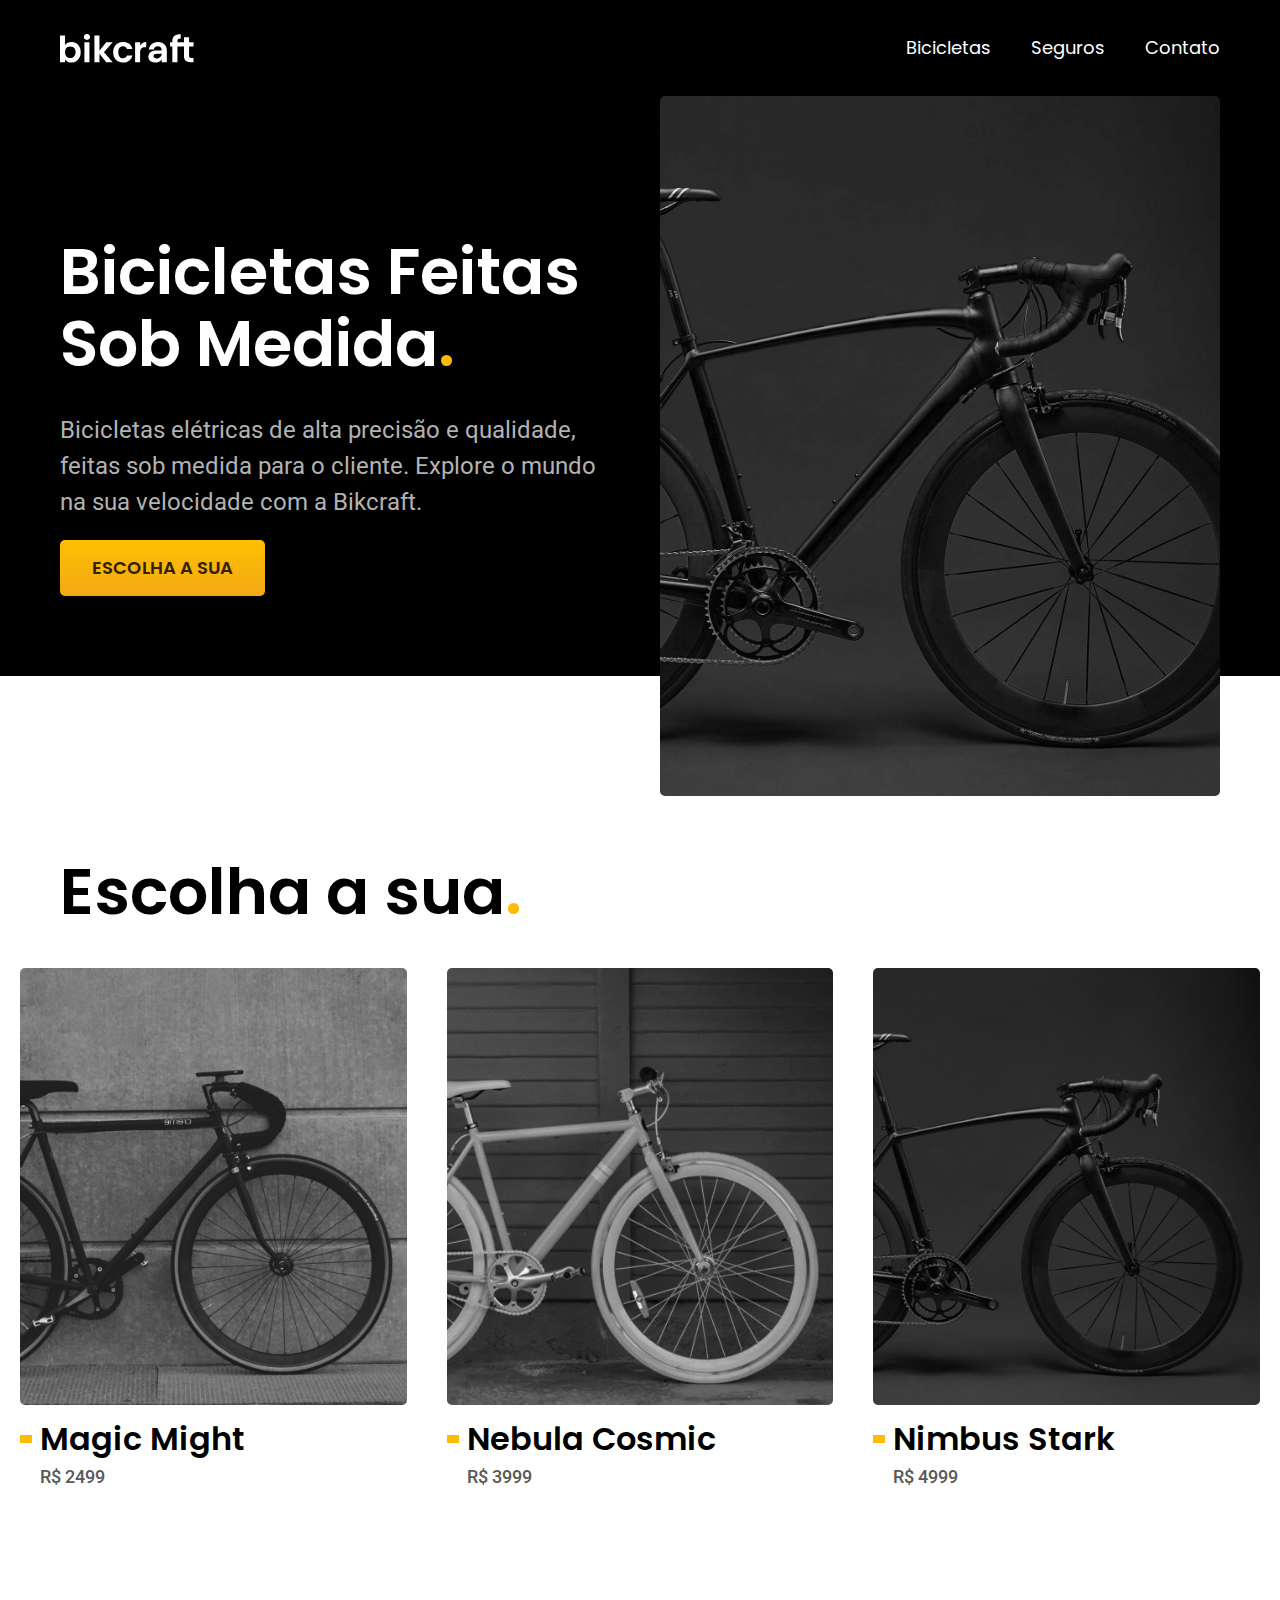
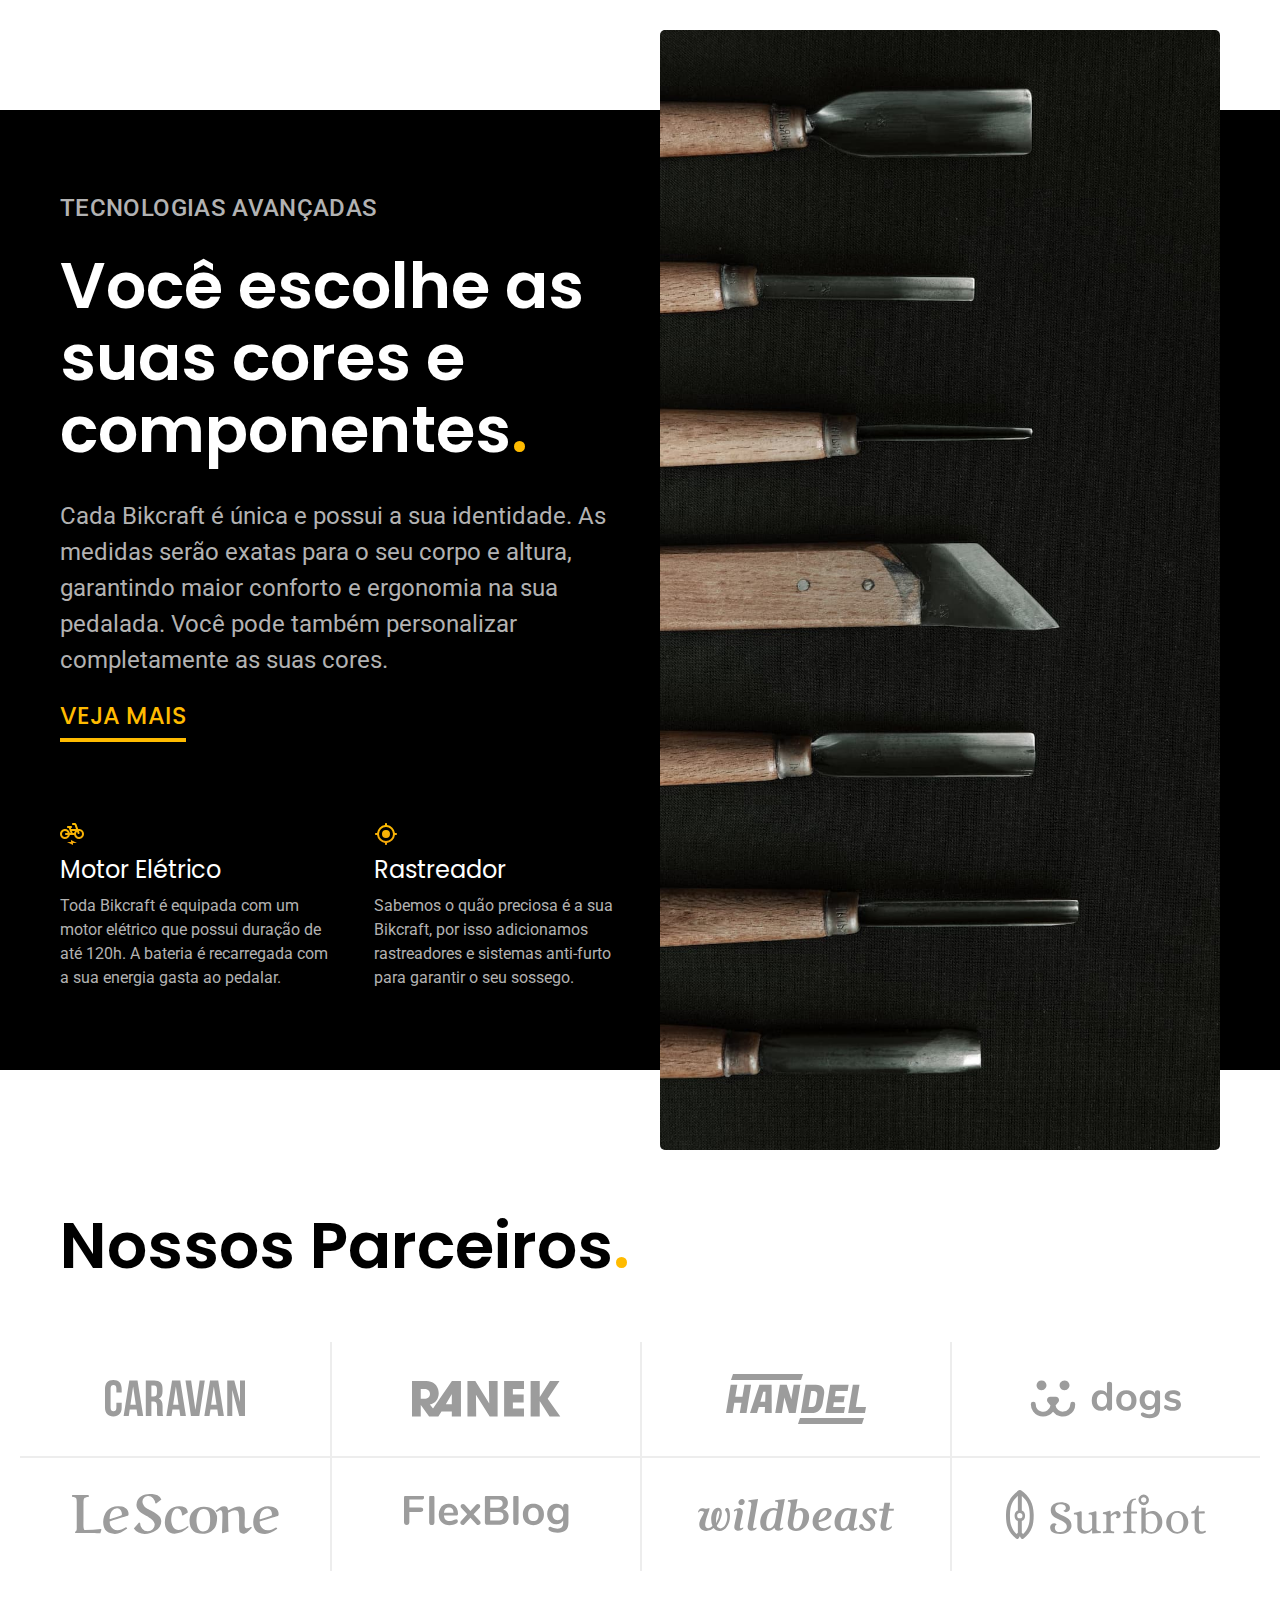
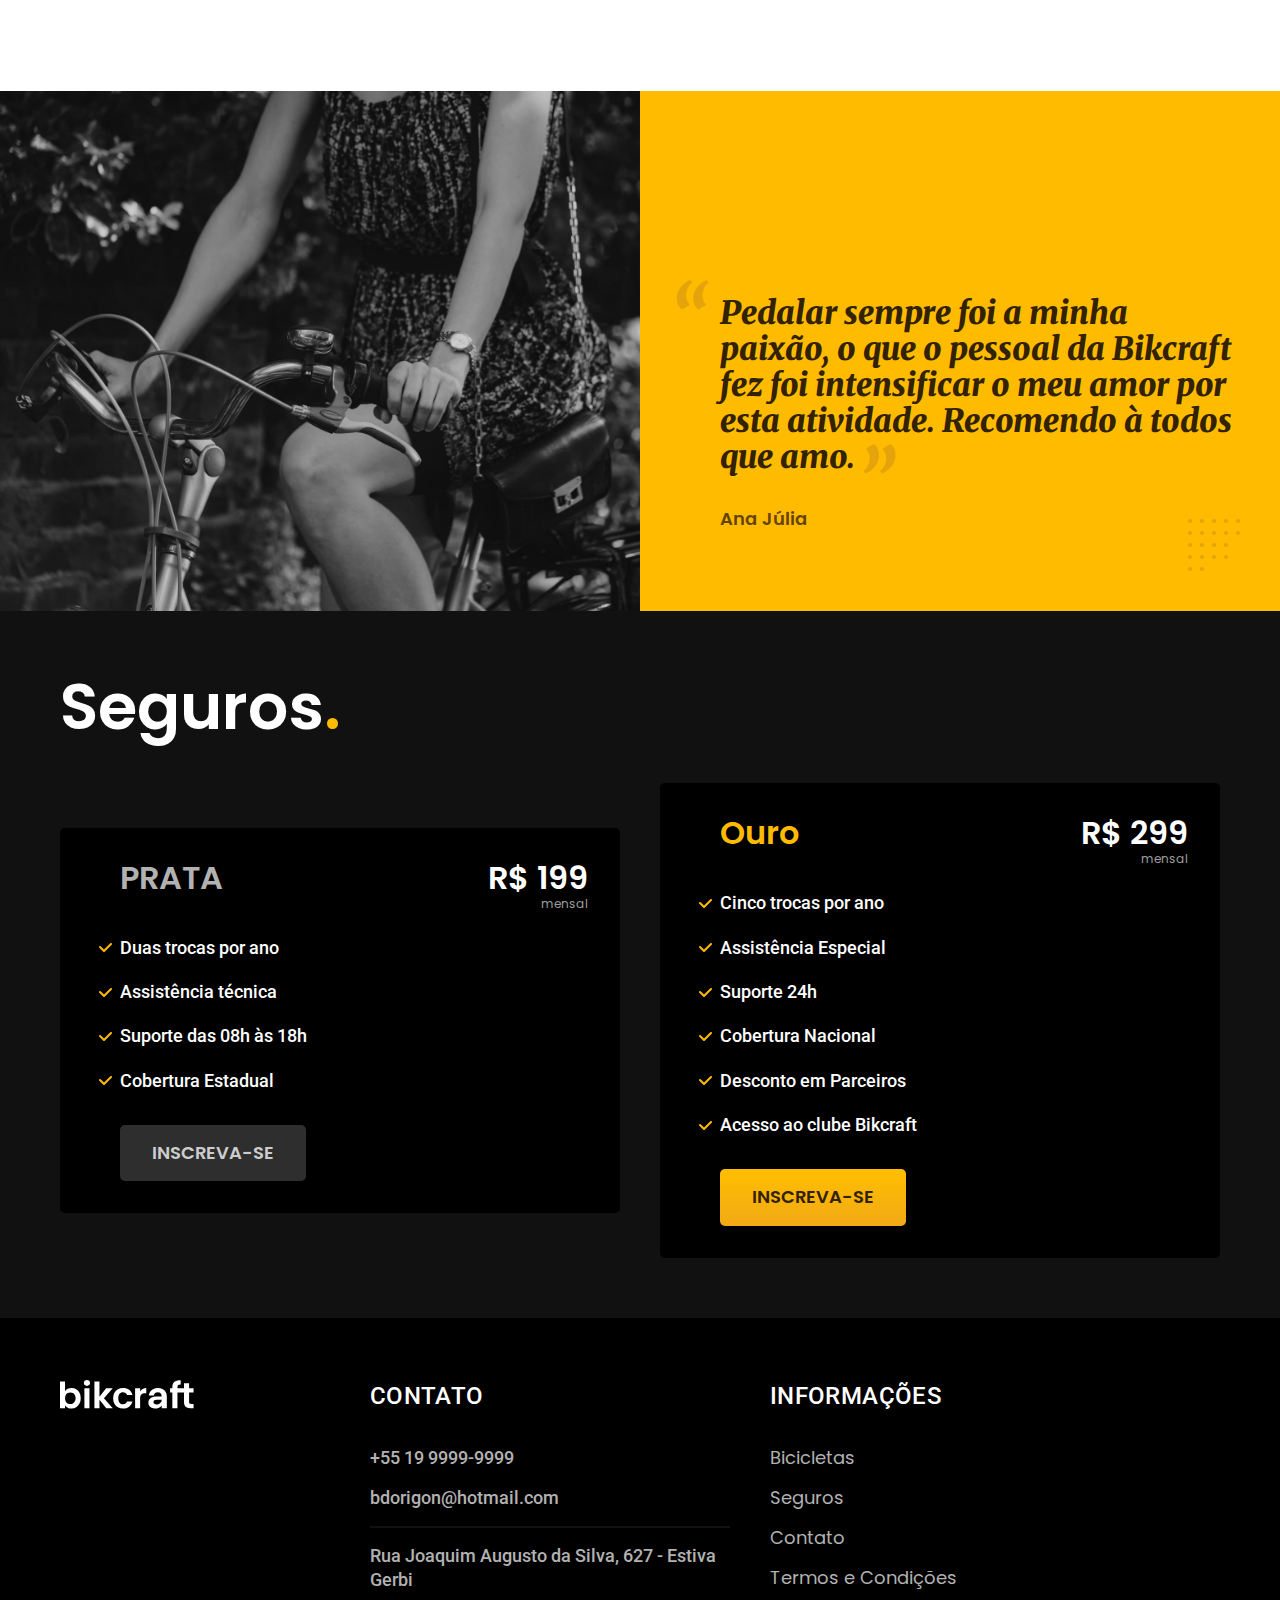
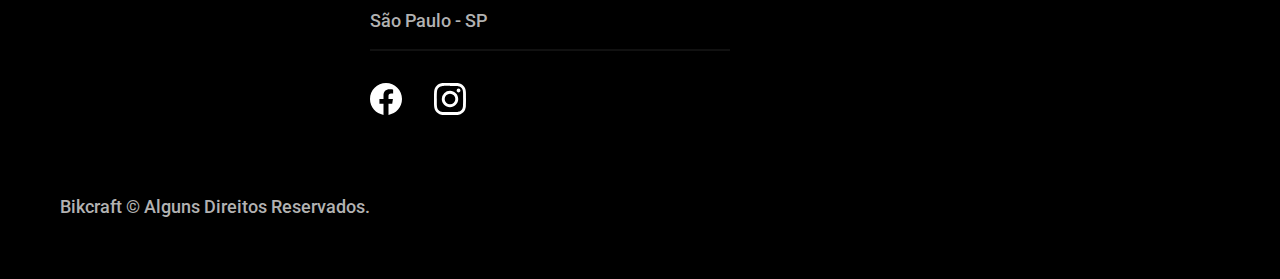
<file: index.html>
<!DOCTYPE html>
<html lang="pt-br">

<head>
  <meta charset="UTF-8">
  <meta http-equiv="X-UA-Compatible" content="IE=edge">
  <meta name="viewport" content="width=device-width, initial-scale=1.0">
  <meta name="description"
  content="Bicicletas elétricas de alta precisão e qualidade,  feitas sob medida para o cliente. Explore o mundo na sua velocidade com a Bikcraft.">
  <link rel="preconnect" href="https://fonts.googleapis.com">
  <link rel="preconnect" href="https://fonts.gstatic.com" crossorigin>
  <link
  href="https://fonts.googleapis.com/css2?family=Merriweather:ital,wght@1,900&family=Poppins:wght@400;600&family=Roboto:wght@400;500&display=swap"
  rel="stylesheet">
  <link rel="preload" href="./css/style.min.css
" as="style">
  <link rel="stylesheet" href="./css/style.min.css
">
  <link rel="shortcut icon" href="./favicon.svg" type="image/svg+xml">
  <title>Bikcraft - Bicicletas Elétricas</title>
  <script>document.documentElement.classList.add('js')</script>
</head>

<body>
  <header class="header-bg">
    <div class="header container">
      <a href="./">
        <img src="./img/bikcraft.svg" width="136" height="32" alt="logo da bikcraft">
      </a>
      <nav aria-label="primaria">
        <ul class="header-menu fonte-1-m cor-0">
          <li><a href="./bicicletas.html">Bicicletas</a></li>
          <li><a href="./seguros.html">Seguros</a></li>
          <li><a href="./contato.html">Contato</a></li>
        </ul>
      </nav>
    </div>
  </header>

  <main class="intro-bg">
    <div class="intro container">
      <div class="intro-conteudo">
        <h1 class="fonte-1-xxl cor-0 fadeInDown" data-anime ='200'>Bicicletas Feitas
          Sob Medida<span class="cor-p1">.</span></h1>
        <p class="fonte-2-l cor-5 fadeInDown" data-anime ='400'>Bicicletas elétricas de alta precisão e qualidade, feitas sob medida para o cliente.
          Explore o mundo na sua velocidade com a Bikcraft.</p>
        <a class="botao fadeInDown" data-anime ='600' href="./bicicletas.html">Escolha a sua</a>
      </div>
      <picture data-anime ='800' class="fadeInDown">
        <source media="(max-width: 800px)" srcset="./img/bicicletas/nimbus.jpg">
        <img src="./img/fotos/introducao.jpg" width="1280" height="1600" alt="bicicleta elétrica preta">
      </picture>
    </div>
  </main>


  <article class="bicicletas-lista">
    <h2 class="fonte-1-xxl container cor-11">Escolha a sua<span class="cor-p1">.</span></h2>
    <ul>
      <li>
        <a href="./bicicletas/magic.html">
          <img src="./img/bicicletas/magic-home.jpg" alt="bicicleta elétrica">
          <h3 class="fonte-1-xl cor-11">Magic Might</h3>
          <span class="fonte-2-m cor-8">R$ 2499</span>
        </a>
      </li>

      <li>
        <a href="./bicicletas/nebula.html">
          <img src="./img/bicicletas/nebula-home.jpg" alt="bicicleta elétrica">
          <h3 class="fonte-1-xl cor-11">Nebula Cosmic</h3>
          <span class="fonte-2-m cor-8">R$ 3999</span>
        </a>
      </li>

      <li>
        <a href="./bicicletas/nimbus.html">
          <img src="./img/bicicletas/nimbus-home.jpg" alt="bicicleta elétrica">
          <h3 class="fonte-1-xl cor-11">Nimbus Stark</h3>
          <span class="fonte-2-m cor-8">R$ 4999</span>
        </a>
      </li>
    </ul>
  </article>

  <article class="tecnologia-bg">
    <div class="tecnologia container">
      <div class="tecnologia-conteudo">
        <span class="fonte-2-l-b cor-5">Tecnologias Avançadas</span>
        <h2 class="fonte-1-xxl cor-0">Você escolhe as suas cores e componentes<span class="cor-p1">.</span></h2>
        <p class="fonte-2-l cor-5">Cada Bikcraft é única e possui a sua identidade. As medidas serão exatas para o seu
          corpo e altura, garantindo maior conforto e ergonomia na sua pedalada. Você pode também personalizar
          completamente as suas cores.</p>
        <a class="link" href="./bicicletas.html">Veja Mais</a>

        <div class="tecnologia-vantagens">
          <div>
            <img src="./img/icones/eletrica.svg" alt="" width="24" height="24" >
            <h3 class="fonte-1-l cor-0">Motor Elétrico</h3>
            <p class="fonte-2-s cor-5">Toda Bikcraft é equipada com um motor elétrico que possui duração de até 120h. A
              bateria é recarregada com a sua energia gasta ao pedalar.</p>
          </div>
          <div>
            <img src="./img/icones/rastreador.svg" alt="" width="24" height="24">
            <h3 class="fonte-1-l cor-0">Rastreador</h3>
            <p class="fonte-2-s cor-5">Sabemos o quão preciosa é a sua Bikcraft, por isso adicionamos rastreadores e
              sistemas anti-furto para garantir o seu sossego.</p>
          </div>
        </div>
      </div>
      <div class="tecnologia-imagem">
        <img src="./img/fotos/tecnologia.jpg" width="1200" height="1900" alt="">
      </div>
    </div>
  </article>

  <section class="parceiros" aria-label="Nossos Parceiros">
    <h2 class="fonte-1-xxl container cor-11">Nossos Parceiros<span class="cor-p1">.</span></h2>

    <ul>
      <li><img src="./img/parceiros/caravan.svg" width="140" height="38"alt="caravan"></li>
      <li><img src="./img/parceiros/ranek.svg" width="149" height="36"alt="ranek"></li>
      <li><img src="./img/parceiros/handel.svg" width="140" height="50" alt="handel"></li>
      <li><img src="./img/parceiros/dogs.svg" width="152" height="39" alt="dogs"></li>
      <li><img src="./img/parceiros/lescone.svg" width="208" height="41"alt="lescone"></li>
      <li><img src="./img/parceiros/flexblog.svg" width="165" height="38" alt="flexblog"></li>
      <li><img src="./img/parceiros/wildbeast.svg" width="196" height="34" alt="wildbeast"></li>
      <li><img src="./img/parceiros/surfbot.svg" width="200" height="49" alt="surfbot"></li>
    </ul>
  </section>

  <section class="depoimento" aria-label="depoimento">
    <div>
      <img src="./img/fotos/depoimento.jpg" width="1560" height="1360" alt="pessoa pedalando uma bicicleta bikcraft">
    </div>
    <div class="depoimento-conteudo">
      <blockquote class="fonte-1-xl cor-p5">
        <p>Pedalar sempre foi a minha paixão, o que o pessoal da Bikcraft fez foi intensificar o meu amor por esta
          atividade. Recomendo à todos que amo.</p>
      </blockquote>
      <span class="fonte-1-m-b cor-p4">Ana Júlia</span>
    </div>
  </section>

  <article class="seguros-bg">
    <div class="seguros container">
      <h2 class="fonte-1-xxl cor-0">Seguros<span class="cor-p1">.</span></h2>

      <div class="seguros-item">
        <h3 class="fonte-1-xl cor-5">PRATA</h3>
        <span class="fonte-1-xl cor-0">R$ 199 <span class="fonte-1-xs cor-6">mensal</span></span>
        <ul class="fonte-2-m cor-0">
          <li>Duas trocas por ano</li>
          <li>Assistência técnica</li>
          <li>Suporte das 08h às 18h</li>
          <li>Cobertura Estadual</li>
        </ul>
        <a class="botao secundario" href="./orcamento.html">Inscreva-se</a>
      </div>

      <div class="seguros-item">
        <h3 class="fonte-1-xl cor-p1">Ouro</h3>
        <span class="fonte-1-xl cor-0">R$ 299 <span class="fonte-1-xs cor-6">mensal</span></span>
        <ul class="fonte-2-m cor-0">
          <li>Cinco trocas por ano</li>
          <li>Assistência Especial</li>
          <li>Suporte 24h</li>
          <li>Cobertura Nacional</li>
          <li>Desconto em Parceiros</li>
          <li>Acesso ao clube Bikcraft</li>
        </ul>
        <a class="botao" href="./orcamento.html">Inscreva-se</a>
      </div>
    </div>
  </article>

  <footer class="footer-bg">
    <div class="footer container">
      <img src="./img/bikcraft.svg" width="136" height="32" alt="">
    
      <div class="footer-contato">
        <h3 class="fonte-2-l-b cor-0">Contato</h3>
        <ul class="fonte-2-m cor-5">
          <li><a href="tel:+551999999999">+55 19 9999-9999</a></li>
          <li><a href="mailto: bdorigon@hotmail.com">bdorigon@hotmail.com</a></li>
          <li>Rua Joaquim Augusto da Silva, 627 - Estiva Gerbi</li>
          <li>São Paulo - SP</li>
        </ul>
        <div class="footer-redes">
          <a href="https://www.facebook.com/BrunoXDDorigon/" target="_blank">
            <img src="./img/redes/facebook.svg" width="32" height="32" alt="facebook da pagina">
          </a>
          <a href="https://www.instagram.com/bdorigon/" target="_blank">
            <img src="./img/redes/instagram.svg" width="32" height="32" alt="instagram da pagina">
          </a>
        </div>
      </div>

      <div class="footer-info">
        <h3 class="fonte-2-l-b cor-0">INFORMAÇÕES</h3>
        <ul class="fonte-1-m cor-5">
          <li><a href="./bicicletas.html">Bicicletas</a></li>
          <li><a href="./seguros.html">Seguros</a></li>
          <li><a href="./contato.html">Contato</a></li>
          <li><a href="./termos.html">Termos e Condições</a></li>
        </ul>
      </div>
      <p class="footer-copy fonte-2-m cor-5">Bikcraft © Alguns Direitos Reservados.</p>
    </div>
  </footer>
  <script src="./js/plugins/simple-anime.js"></script>
  <script src="./js/script.js"></script>
</body>
</html>
</file>
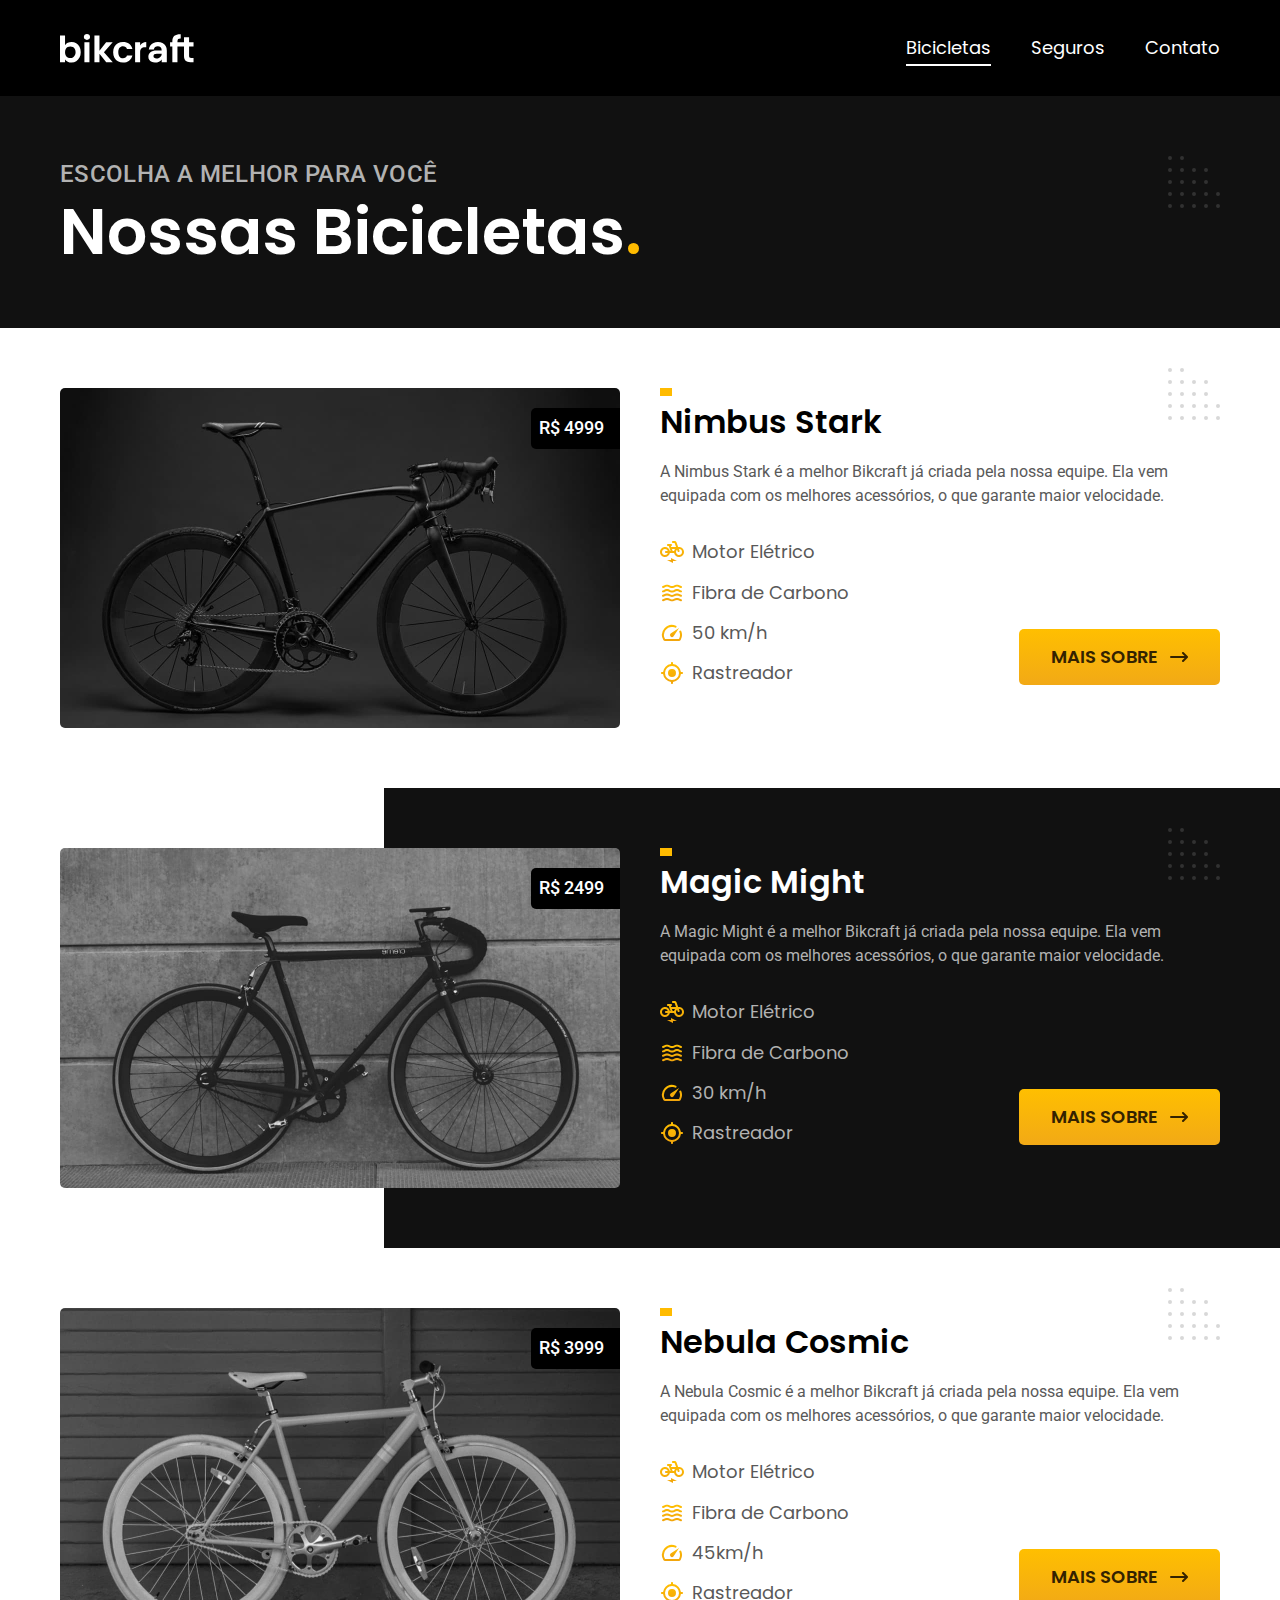
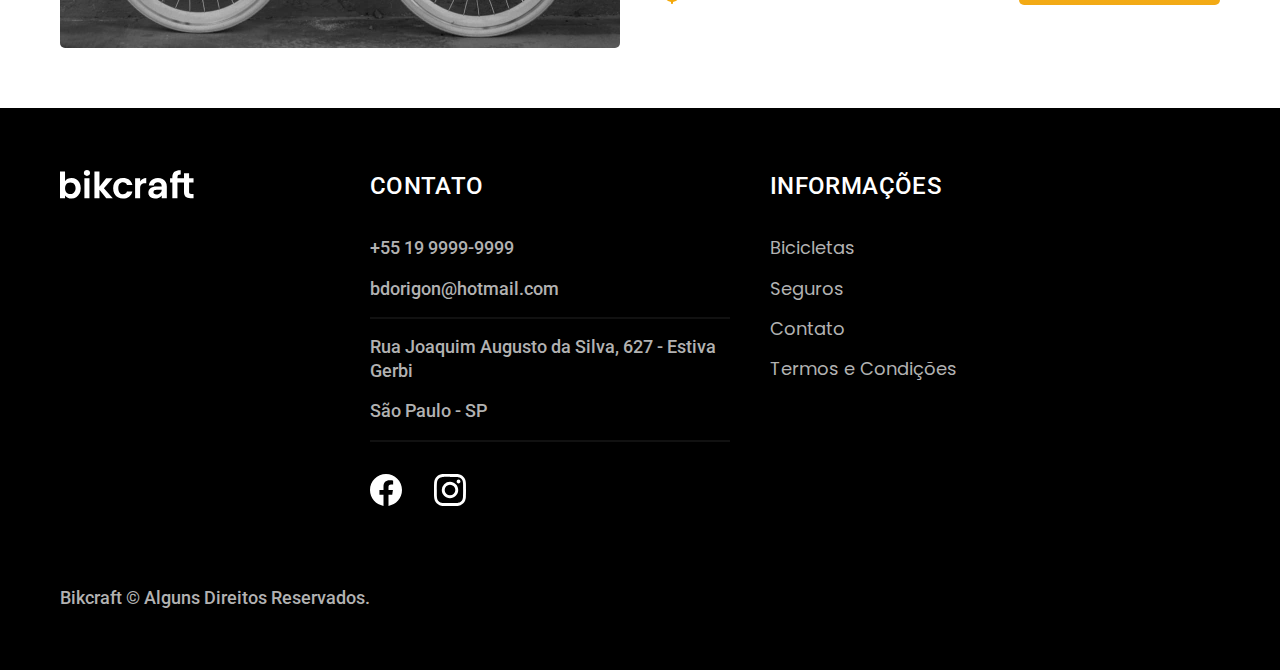
<file: bicicletas.html>
<!DOCTYPE html>
<html lang="pt-br">
<head>
  <meta charset="UTF-8">
  <meta http-equiv="X-UA-Compatible" content="IE=edge">
  <meta name="viewport" content="width=device-width, initial-scale=1.0">
  <meta name="description" content="Termos e condições de usuário da pagina bikcraft">
  <link rel="preconnect" href="https://fonts.googleapis.com">
  <link rel="preconnect" href="https://fonts.gstatic.com" crossorigin>
  <link
    href="https://fonts.googleapis.com/css2?family=Merriweather:ital,wght@1,900&family=Poppins:wght@400;600&family=Roboto:wght@400;500&display=swap"
    rel="stylesheet">
  <link rel="preload" href="./css/style.min.css
" as="style">
  <link rel="stylesheet" href="./css/style.min.css
">
  <link rel="shortcut icon" href="./favicon.svg" type="image/svg+xml">
  <title>Bicicletas | Bikcraft</title>
  <script>document.documentElement.classList.add('js')</script>
</head>
<body id="bicicletas">
  <header class="header-bg">
    <div class="header container">
      <a href="./">
        <img src="./img/bikcraft.svg" width="136" height="32" alt="logo da bikcraft">
      </a>
      <nav aria-label="primaria">
        <ul class="header-menu fonte-1-m cor-0">
          <li><a href="./bicicletas.html">Bicicletas</a></li>
          <li><a href="./seguros.html">Seguros</a></li>
          <li><a href="./contato.html">Contato</a></li>
        </ul>
      </nav>
    </div>
  </header>

  <main>
    <div class="titulo-bg">
      <div class="titulo container">
        <p class="fonte-2-l-b cor-5">Escolha a melhor para você</p>
        <h1 class="fonte-1-xxl cor-0">Nossas Bicicletas<span class="cor-p1">.</span></h1>
      </div>
    </div>
    
    <!-- NIMBUS -->
      <div class="bicicletas container">
        <div class="bicicletas-imagem">
          <img src="./img/bicicletas/nimbus.jpg" width="1120" height="680" alt="bicicleta preta">
          <span class="fonte-2-m cor-0">R$ 4999</span>
        </div>

        <div class="bicicletas-conteudo">
          <h2 class="fonte-1-xl">Nimbus Stark</h2>
          <p class="fonte-2-s cor-8">A Nimbus Stark é a melhor Bikcraft já criada pela nossa equipe. Ela vem equipada com os melhores acessórios, o que garante maior velocidade.</p>
          <ul class="fonte-1-m cor-8">
            <li>
              <img src="./img/icones/eletrica.svg" width="32" height="32" alt="">
              Motor Elétrico
            </li>
            <li>
              <img src="./img/icones/carbono.svg" width="32" height="32" alt="">
              Fibra de Carbono
            </li>
            <li>
              <img src="./img/icones/velocidade.svg" width="32" height="32" alt="">
              50 km/h
            </li>
            <li>
              <img src="./img/icones/rastreador.svg" width="32" height="32" alt="">
              Rastreador
            </li>
          </ul>
          <a class="botao  seta" href="./bicicletas/nimbus.html">Mais Sobre</a>
        </div>
      </div>

      <!-- magic -->
    <div class="bicicletas-bg">
      <div class="bicicletas container">
        <div class="bicicletas-imagem">
          <img src="./img/bicicletas/magic.jpg" width="1120" height="680" alt="bicicleta preta">
          <span class="fonte-2-m cor-0">R$ 2499</span>
        </div>
        <div class="bicicletas-conteudo">
          <h2 class="fonte-1-xl cor-0">Magic Might</h2>
          <p class="fonte-2-s cor-5">A Magic Might é a melhor Bikcraft já criada pela nossa equipe. Ela vem equipada com os melhores acessórios, o que garante maior velocidade.</p>
          <ul class="fonte-1-m cor-5">
            <li>
              <img src="./img/icones/eletrica.svg" width="32" height="32" alt="">
              Motor Elétrico
            </li>
            <li>
              <img src="./img/icones/carbono.svg" width="32" height="32" alt="">
              Fibra de Carbono
            </li>
            <li>
              <img src="./img/icones/velocidade.svg" width="32" height="32" alt="">
              30 km/h
            </li>
            <li>
              <img src="./img/icones/rastreador.svg" width="32" height="32" alt="">
              Rastreador
            </li>
          </ul>
          <a class="botao seta" href="./bicicletas/magic.html">Mais Sobre</a>
        </div>
      </div>
    </div>

    <!-- nebula -->
      <div class="bicicletas container">
        <div class="bicicletas-imagem">
          <img src="./img/bicicletas/nebula.jpg" width="1120" height="680" alt="bicicleta branca">
          <span class="fonte-2-m cor-0">R$ 3999</span>
        </div>
        <div class="bicicletas-conteudo">
          <h2 class="fonte-1-xl">Nebula Cosmic</h2>
          <p class="fonte-2-s cor-8">A Nebula Cosmic é a melhor Bikcraft já criada pela nossa equipe. Ela vem equipada com os melhores acessórios, o que garante maior velocidade.</p>
          <ul class="fonte-1-m cor-8">
            <li>
              <img src="./img/icones/eletrica.svg" width="32" height="32" alt="">
              Motor Elétrico
            </li>
            <li>
              <img src="./img/icones/carbono.svg" width="32" height="32" alt="">
              Fibra de Carbono
            </li>
            <li>
              <img src="./img/icones/velocidade.svg" width="32" height="32" alt="">
              45km/h
            </li>
            <li>
              <img src="./img/icones/rastreador.svg" width="32" height="32" alt="">
              Rastreador
            </li>
          </ul>
          <a class="botao seta" href="./bicicletas/nebula.html">Mais Sobre</a>
        </div>
      </div>

  </main>
  
  <footer class="footer-bg">
    <div class="footer container">
      <img src="./img/bikcraft.svg" width="136" height="32" alt="">
    
      <div class="footer-contato">
        <h3 class="fonte-2-l-b cor-0">Contato</h3>
        <ul class="fonte-2-m cor-5">
          <li><a href="tel:+551999999999">+55 19 9999-9999</a></li>
          <li><a href="mailto: bdorigon@hotmail.com">bdorigon@hotmail.com</a></li>
          <li>Rua Joaquim Augusto da Silva, 627 - Estiva Gerbi</li>
          <li>São Paulo - SP</li>
        </ul>
        <div class="footer-redes">
          <a href="https://www.facebook.com/BrunoXDDorigon/" target="_blank">
            <img src="./img/redes/facebook.svg" width="32" height="32"alt="facebook da pagina">
          </a>
          <a href="https://www.instagram.com/bdorigon/" target="_blank">
            <img src="./img/redes/instagram.svg"  width="32" height="32" alt="instagram da pagina">
          </a>
        </div>
      </div>

      <div class="footer-info">
        <h3 class="fonte-2-l-b cor-0">INFORMAÇÕES</h3>
        <ul class="fonte-1-m cor-5">
          <li><a href="./bicicletas.html">Bicicletas</a></li>
          <li><a href="./seguros.html">Seguros</a></li>
          <li><a href="./contato.html">Contato</a></li>
          <li><a href="./termos.html">Termos e Condições</a></li>
        </ul>
      </div>
      <p class="footer-copy fonte-2-m cor-5">Bikcraft © Alguns Direitos Reservados.</p>
    </div>
  </footer>
  <script src="./js/script.js"></script>
</body>
</html>
</file>
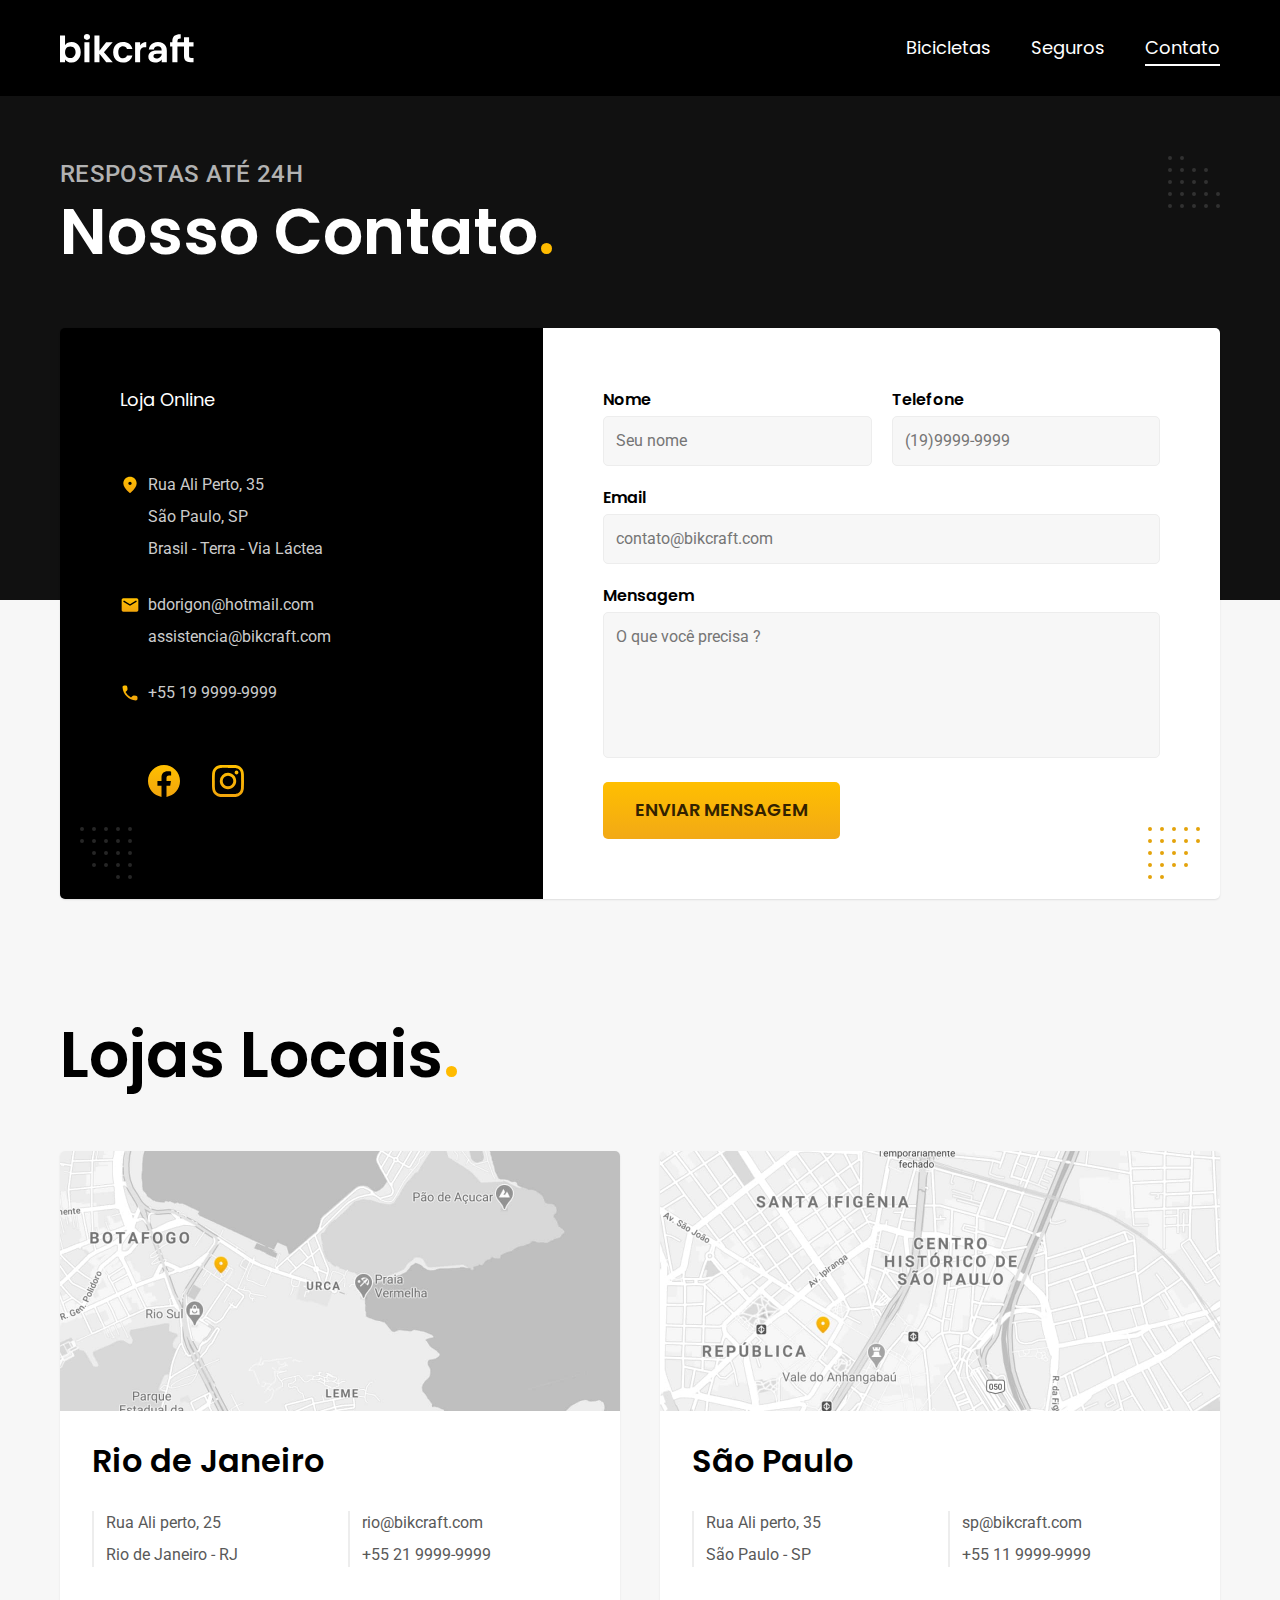
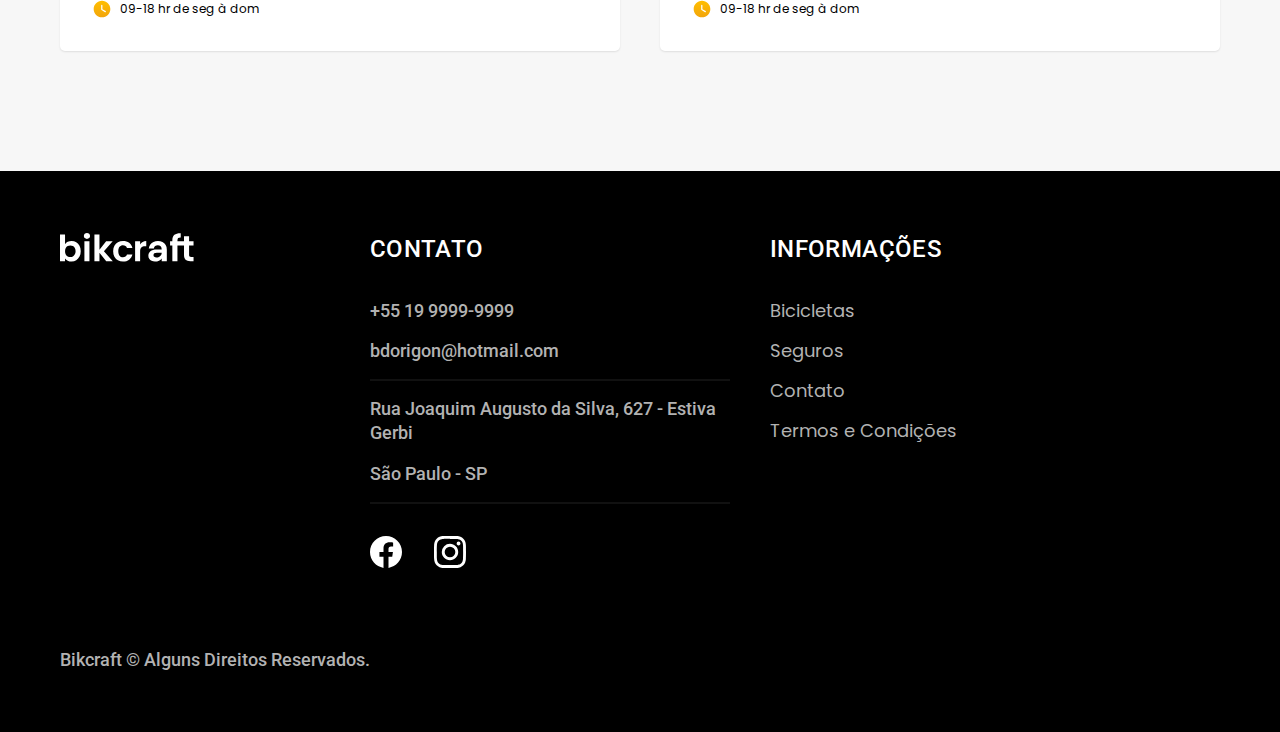
<file: contato.html>
<!DOCTYPE html>
<html lang="pt-br">
<head>
  <meta charset="UTF-8">
  <meta http-equiv="X-UA-Compatible" content="IE=edge">
  <meta name="viewport" content="width=device-width, initial-scale=1.0">
  <meta name="description" content="Termos e condições de usuário da pagina bikcraft">
  <link rel="preconnect" href="https://fonts.googleapis.com">
  <link rel="preconnect" href="https://fonts.gstatic.com" crossorigin>
  <link
    href="https://fonts.googleapis.com/css2?family=Merriweather:ital,wght@1,900&family=Poppins:wght@400;600&family=Roboto:wght@400;500&display=swap"
    rel="stylesheet">
  <link rel="preload" href="./css/style.min.css
" as="style">
  <link rel="stylesheet" href="./css/style.min.css
">
  <link rel="shortcut icon" href="./favicon.svg" type="image/svg+xml">
  <title>Contato | Bikcraft</title>
  <script>document.documentElement.classList.add('js')</script>
</head>
<body id="contato">
  <header class="header-bg">
    <div class="header container">
      <a href="./">
        <img src="./img/bikcraft.svg" width="136" height="32" alt="logo da bikcraft">
      </a>
      <nav aria-label="primaria">
        <ul class="header-menu fonte-1-m cor-0">
          <li><a href="./bicicletas.html">Bicicletas</a></li>
          <li><a href="./seguros.html">Seguros</a></li>
          <li><a href="./contato.html">Contato</a></li>
        </ul>
      </nav>
    </div>
  </header>

  <main>
    <div class="titulo-bg">
      <div class="titulo container">
        <p class="fonte-2-l-b cor-5">Respostas até 24h</p>
        <h1 class="fonte-1-xxl cor-0">Nosso Contato<span class="cor-p1">.</span></h1>
      </div>
    </div>

    <div class="contato container">
      <section class="contato-dados" aria-label="Endereço">
        <h2 class="fonte-1-m cor-0">Loja Online</h2>
        <div class="contato-endereco fonte-2-s cor-4">
          <p>Rua Ali Perto, 35</p>
          <p>São Paulo, SP</p>
          <p>Brasil - Terra - Via Láctea</p>
        </div>
        <address class="contato-meios fonte-2-s cor-4">
          <a href="mailto:bdorigon@hotmail.com">bdorigon@hotmail.com</a>
          <a href="mailto:assistencia@bikcraft.com">assistencia@bikcraft.com</a>
          <a href="tel:+551999999999">+55 19 9999-9999</a>
        </address>
        <div class="contato-redes">
          <a href="https://www.facebook.com/BrunoXDDorigon/" target="_blank">
            <img src="./img/redes/facebook-p.svg" alt="facebook da pagina">
          </a>
          <a href="https://www.instagram.com/bdorigon/" target="_blank">
            <img src="./img/redes/instagram-p.svg" alt="instagram da pagina">
          </a>
        </div>
      </section>
      <section class="contato-formulario" aria-label="Formulário">
        <form class="form" action="./contato.html">
          <div>
            <label for="nome">Nome</label>
            <input type="text" id="nome" name="nome" placeholder="Seu nome">
          </div>
          <div>
            <label for="telefone">Telefone</label>
            <input type="text" id="telefone" name="telefone" placeholder="(19)9999-9999">
          </div>
          <div class="col-2">
            <label for="email">Email</label>
            <input type="email" id="email" name="email" placeholder="contato@bikcraft.com" required>
          </div>
          <div class="col-2">
            <label for="mensagem">Mensagem</label>
            <textarea name="mensagem" id="mensagem" rows="5" placeholder="O que você precisa ?"></textarea>
          </div>
          <button class="botao col-2">Enviar Mensagem</button>
        </form>
      </section>
    </div>
  </main>
  
  <article class="lojas container">
    <h2 class="fonte-1-xxl">Lojas Locais<span class="cor-p1">.</span></h2>
    <div class="lojas-item">
      <img src="./img/lojas/rj.jpg" width="1120" height="520" alt="marcando o endereco em rua ali perto, 25 Rio de janeiro rj">
      <div class="lojas-conteudo">
        <h3 class="fonte-1-xl">Rio de Janeiro</h3>
        <div class="lojas-dados fonte-2-s cor-8">
          <p>Rua Ali perto, 25</p>
          <p>Rio de Janeiro - RJ</p>
        </div>
        <div class="lojas-dados fonte-2-s cor-8">
          <a href="mailto:rio@bikcraft.com">rio@bikcraft.com</a>
          <a href="tel:+551999999999">+55 21 9999-9999</a>
        </div>
        <p class="lojas-tempo fonte-1-xs"><img src="./img/icones/horario.svg" width="20" height="20"> 09-18 hr de seg à dom</p>
      </div>
    </div>

    <div class="lojas-item">
      <img src="./img/lojas/sp.jpg" width="1120" height="520" alt="marcando o endereco em rua ali perto, 35 São Paulo sp">
      <div class="lojas-conteudo">
        <h3 class="fonte-1-xl">São Paulo</h3>
        <div class="lojas-dados fonte-2-s cor-8">
          <p>Rua Ali perto, 35</p>
          <p>São Paulo - SP</p>
        </div>
        <div class="lojas-dados fonte-2-s cor-8">
          <a href="mailto:sp@bikcraft.com">sp@bikcraft.com</a>
          <a href="tel:+551999999999">+55 11 9999-9999</a>
        </div>
        <p class="lojas-tempo fonte-1-xs"><img src="./img/icones/horario.svg" width="20" height="20"> 09-18 hr de seg à dom</p>
      </div>
    </div>
  </article>

  <footer class="footer-bg">
    <div class="footer container">
      <img src="./img/bikcraft.svg" width="136" height="32" alt="">
    
      <div class="footer-contato">
        <h3 class="fonte-2-l-b cor-0">Contato</h3>
        <ul class="fonte-2-m cor-5">
          <li><a href="tel:+551999999999">+55 19 9999-9999</a></li>
          <li><a href="mailto: bdorigon@hotmail.com">bdorigon@hotmail.com</a></li>
          <li>Rua Joaquim Augusto da Silva, 627 - Estiva Gerbi</li>
          <li>São Paulo - SP</li>
        </ul>
        <div class="footer-redes">
          <a href="https://www.facebook.com/BrunoXDDorigon/" target="_blank">
            <img src="./img/redes/facebook.svg" width="32" height="32" alt="facebook da pagina">
          </a>
          <a href="https://www.instagram.com/bdorigon/" target="_blank">
            <img src="./img/redes/instagram.svg" width="32" height="32" alt="instagram da pagina">
          </a>
        </div>
      </div>

      <div class="footer-info">
        <h3 class="fonte-2-l-b cor-0">INFORMAÇÕES</h3>
        <ul class="fonte-1-m cor-5">
          <li><a href="./bicicletas.html">Bicicletas</a></li>
          <li><a href="./seguros.html">Seguros</a></li>
          <li><a href="./contato.html">Contato</a></li>
          <li><a href="./termos.html">Termos e Condições</a></li>
        </ul>
      </div>
      <p class="footer-copy fonte-2-m cor-5">Bikcraft © Alguns Direitos Reservados.</p>
    </div>
  </footer>
  <script src="./js/script.js"></script>
</body>
</html>
</file>
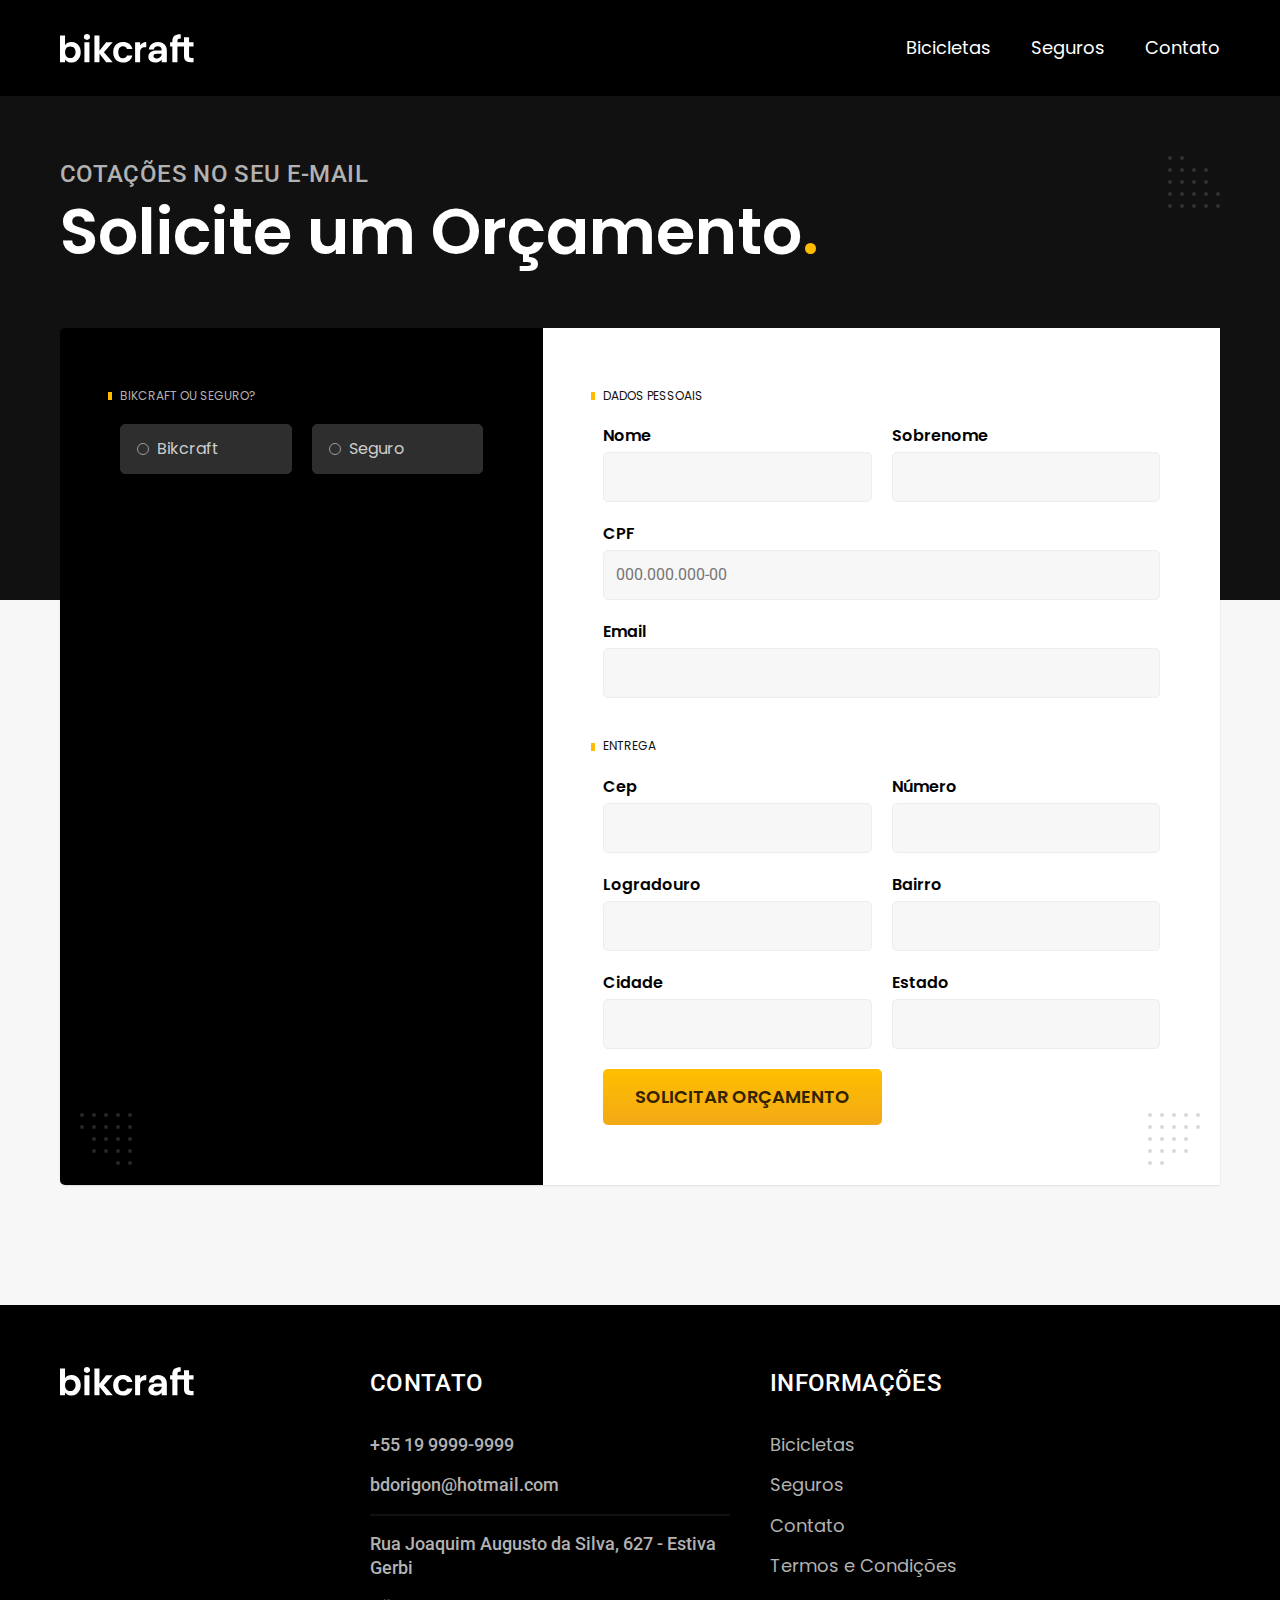
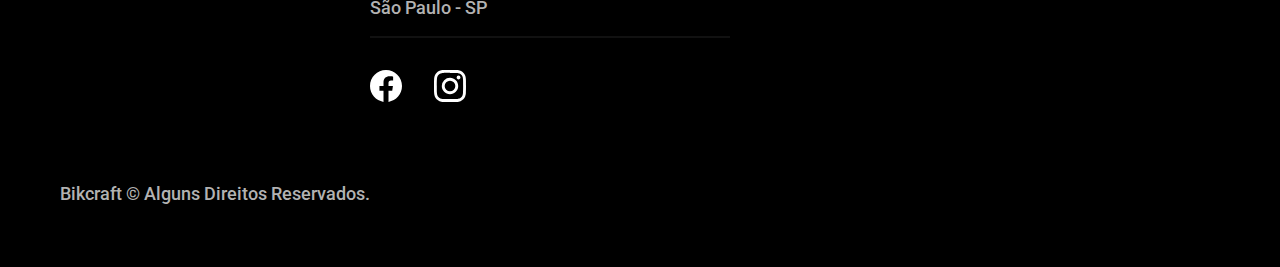
<file: orcamento.html>
<!DOCTYPE html>
<html lang="pt-br">
<head>
  <meta charset="UTF-8">
  <meta http-equiv="X-UA-Compatible" content="IE=edge">
  <meta name="viewport" content="width=device-width, initial-scale=1.0">
  <meta name="description" content="Termos e condições de usuário da pagina bikcraft">
  <link rel="preconnect" href="https://fonts.googleapis.com">
  <link rel="preconnect" href="https://fonts.gstatic.com" crossorigin>
  <link
    href="https://fonts.googleapis.com/css2?family=Merriweather:ital,wght@1,900&family=Poppins:wght@400;600&family=Roboto:wght@400;500&display=swap"
    rel="stylesheet">
  <link rel="preload" href="./css/style.min.css
" as="style">
  <link rel="stylesheet" href="./css/style.min.css
">
  <link rel="shortcut icon" href="./favicon.svg" type="image/svg+xml">
  <title>Orçamentos | Bikcraft</title>
  <script>document.documentElement.classList.add('js')</script>
</head>
<body id="orcamento">
  <header class="header-bg">
    <div class="header container">
      <a href="./">
        <img src="./img/bikcraft.svg" width="136" height="32" alt="logo da bikcraft">
      </a>
      <nav aria-label="primaria">
        <ul class="header-menu fonte-1-m cor-0">
          <li><a href="./bicicletas.html">Bicicletas</a></li>
          <li><a href="./seguros.html">Seguros</a></li>
          <li><a href="./contato.html">Contato</a></li>
        </ul>
      </nav>
    </div>
  </header>

  <main>
    <div class="titulo-bg">
      <div class="titulo container">
        <p class="fonte-2-l-b cor-5">Cotações no seu e-mail </p>
        <h1 class="fonte-1-xxl cor-0">Solicite um Orçamento<span class="cor-p1">.</span></h1>
      </div>
    </div>

    <form class="orcamento container" action="./">
      <div class="orcamento-produto">
        <h2 class="fonte-1-xs cor-5">Bikcraft ou Seguro?</h2>
        <input type="radio" name="tipo" id="bikcraft" value="bikcraft">
        <label for="bikcraft">Bikcraft</label>

        <input type="radio" name="tipo" id="seguro" value="seguro">
        <label for="seguro">Seguro</label>

        <div class="orcamento-conteudo" id="orcamento-bikcraft">
          <h2 class="fonte-1-xs cor-5">Escolha a sua</h2>

          <input type="radio" name="produto" id="nimbus" value="nimbus">
          <label for="nimbus">Nimbus Stark <span>R$ 4999</span></label>
          <div class="orcamento-detalhes">
            <ul class="fonte-1-xs cor-8">
              <li><img src="./img/icones/eletrica.svg" width="32" height="32" alt="">Motor Elétrico</li>
              <li><img src="./img/icones/carbono.svg" width="32" height="32" alt="">Fibra de carbono</li>
              <li><img src="./img/icones/velocidade.svg" width="32" height="32" alt="">50km/h</li>
              <li><img src="./img/icones/rastreador.svg" width="32" height="32" alt="">Rastreador</li>
            </ul>
            <img src="./img/bicicletas/nimbus.jpg" alt="bicicleta preta">
          </div>
          
          <input type="radio" name="produto" id="magic" value="magic">
          <label for="magic">Magic Might <span>R$ 2499</span></label>
          <div class="orcamento-detalhes">
            <ul class="fonte-1-xs cor-8">
              <li><img src="./img/icones/eletrica.svg" width="32" height="32" alt="">Motor Elétrico</li>
              <li><img src="./img/icones/carbono.svg" width="32" height="32" alt="">Fibra de carbono</li>
              <li><img src="./img/icones/velocidade.svg" width="32" height="32" alt="">30km/h</li>
              <li><img src="./img/icones/rastreador.svg" width="32" height="32" alt="">Rastreador</li>
            </ul>
            <img src="./img/bicicletas/magic.jpg" alt="bicicleta preta">
          </div>

          <input type="radio" name="produto" id="nebula" value="nebula">
          <label for="nebula">Nebula Cosmic <span>R$ 3999</span></label>
          <div class="orcamento-detalhes">
            <ul class="fonte-1-xs cor-8">
              <li><img src="./img/icones/eletrica.svg" width="32" height="32" alt="">Motor Elétrico</li>
              <li><img src="./img/icones/carbono.svg" width="32" height="32" alt="">Fibra de carbono</li>
              <li><img src="./img/icones/velocidade.svg" width="32" height="32" alt="">45km/h</li>
              <li><img src="./img/icones/rastreador.svg" width="32" height="32" alt="">Rastreador</li>
            </ul>
            <img src="./img/bicicletas/nebula.jpg" alt="bicicleta preta">
          </div>
        </div>

        <div class="orcamento-conteudo" id="orcamento-seguro">
          <h2 class="fonte-1-xs cor-5">Escolha o Plano</h2>

          <input type="radio" name="produto" id="prata" value="prata">
          <label for="prata">Prata <span>R$ 199</span></label>

          <input type="radio" name="produto" id="ouro" value="ouro">
          <label for="ouro">Ouro <span>R$ 299</span></label>
        </div>
      </div>

      <div class="orcamento-dados form">
        <h2 class="fonte-1-xs cor-9 col-2">Dados Pessoais</h2>
        <div>
          <label for="nome">Nome</label>
          <input type="text" id="nome" name="nome">
        </div>
        <div>
          <label for="sobrenome">Sobrenome</label>
          <input type="text" id="sobrenome" name="sobrenome">
        </div>
        <div class="col-2">
          <label for="cpf">CPF</label>
          <input type="text" id="cpf" name="cpf" placeholder="000.000.000-00">
        </div>
        <div class="col-2">
          <label for="email">Email</label>
          <input type="email" id="email" name="email">
        </div>
        <h2 class="fonte-1-xs cor-9 col-2">Entrega</h2>
        <div>
          <label for="cep">Cep</label>
          <input type="text" id="cep" name="cep">
        </div>
        <div>
          <label for="numero">Número</label>
          <input type="text" id="numero" name="numero">
        </div>
        <div>
          <label for="logadouro">Logradouro</label>
          <input type="text" id="logadouro" name="logadouro">
        </div>
        <div>
          <label for="baiirro">Bairro</label>
          <input type="text" id="bairro" name="baiirro">
        </div>
        <div>
          <label for="cidade">Cidade</label>
          <input type="text" id="cidade" name="cidade">
        </div>
        <div>
          <label for="estado">Estado</label>
          <input type="text" id="estado" name="estado">
        </div>
        <button class="botao col-2">Solicitar Orçamento</button>
      </div>
    </form>
  </main>
  
  <footer class="footer-bg">
    <div class="footer container">
      <img src="./img/bikcraft.svg" width="136" height="32" alt="">
    
      <div class="footer-contato">
        <h3 class="fonte-2-l-b cor-0">Contato</h3>
        <ul class="fonte-2-m cor-5">
          <li><a href="tel:+551999999999">+55 19 9999-9999</a></li>
          <li><a href="mailto: bdorigon@hotmail.com">bdorigon@hotmail.com</a></li>
          <li>Rua Joaquim Augusto da Silva, 627 - Estiva Gerbi</li>
          <li>São Paulo - SP</li>
        </ul>
        <div class="footer-redes">
          <a href="https://www.facebook.com/BrunoXDDorigon/" target="_blank">
            <img src="./img/redes/facebook.svg" width="32" height="32" alt="facebook da pagina">
          </a>
          <a href="https://www.instagram.com/bdorigon/" target="_blank">
            <img src="./img/redes/instagram.svg" width="32" height="32" alt="instagram da pagina">
          </a>
        </div>
      </div>

      <div class="footer-info">
        <h3 class="fonte-2-l-b cor-0">INFORMAÇÕES</h3>
        <ul class="fonte-1-m cor-5">
          <li><a href="./bicicletas.html">Bicicletas</a></li>
          <li><a href="./seguros.html">Seguros</a></li>
          <li><a href="./contato.html">Contato</a></li>
          <li><a href="./termos.html">Termos e Condições</a></li>
        </ul>
      </div>
      <p class="footer-copy fonte-2-m cor-5">Bikcraft © Alguns Direitos Reservados.</p>
    </div>
  </footer>
  <script src="./js/script.js"></script>
</body>
</html>
</file>
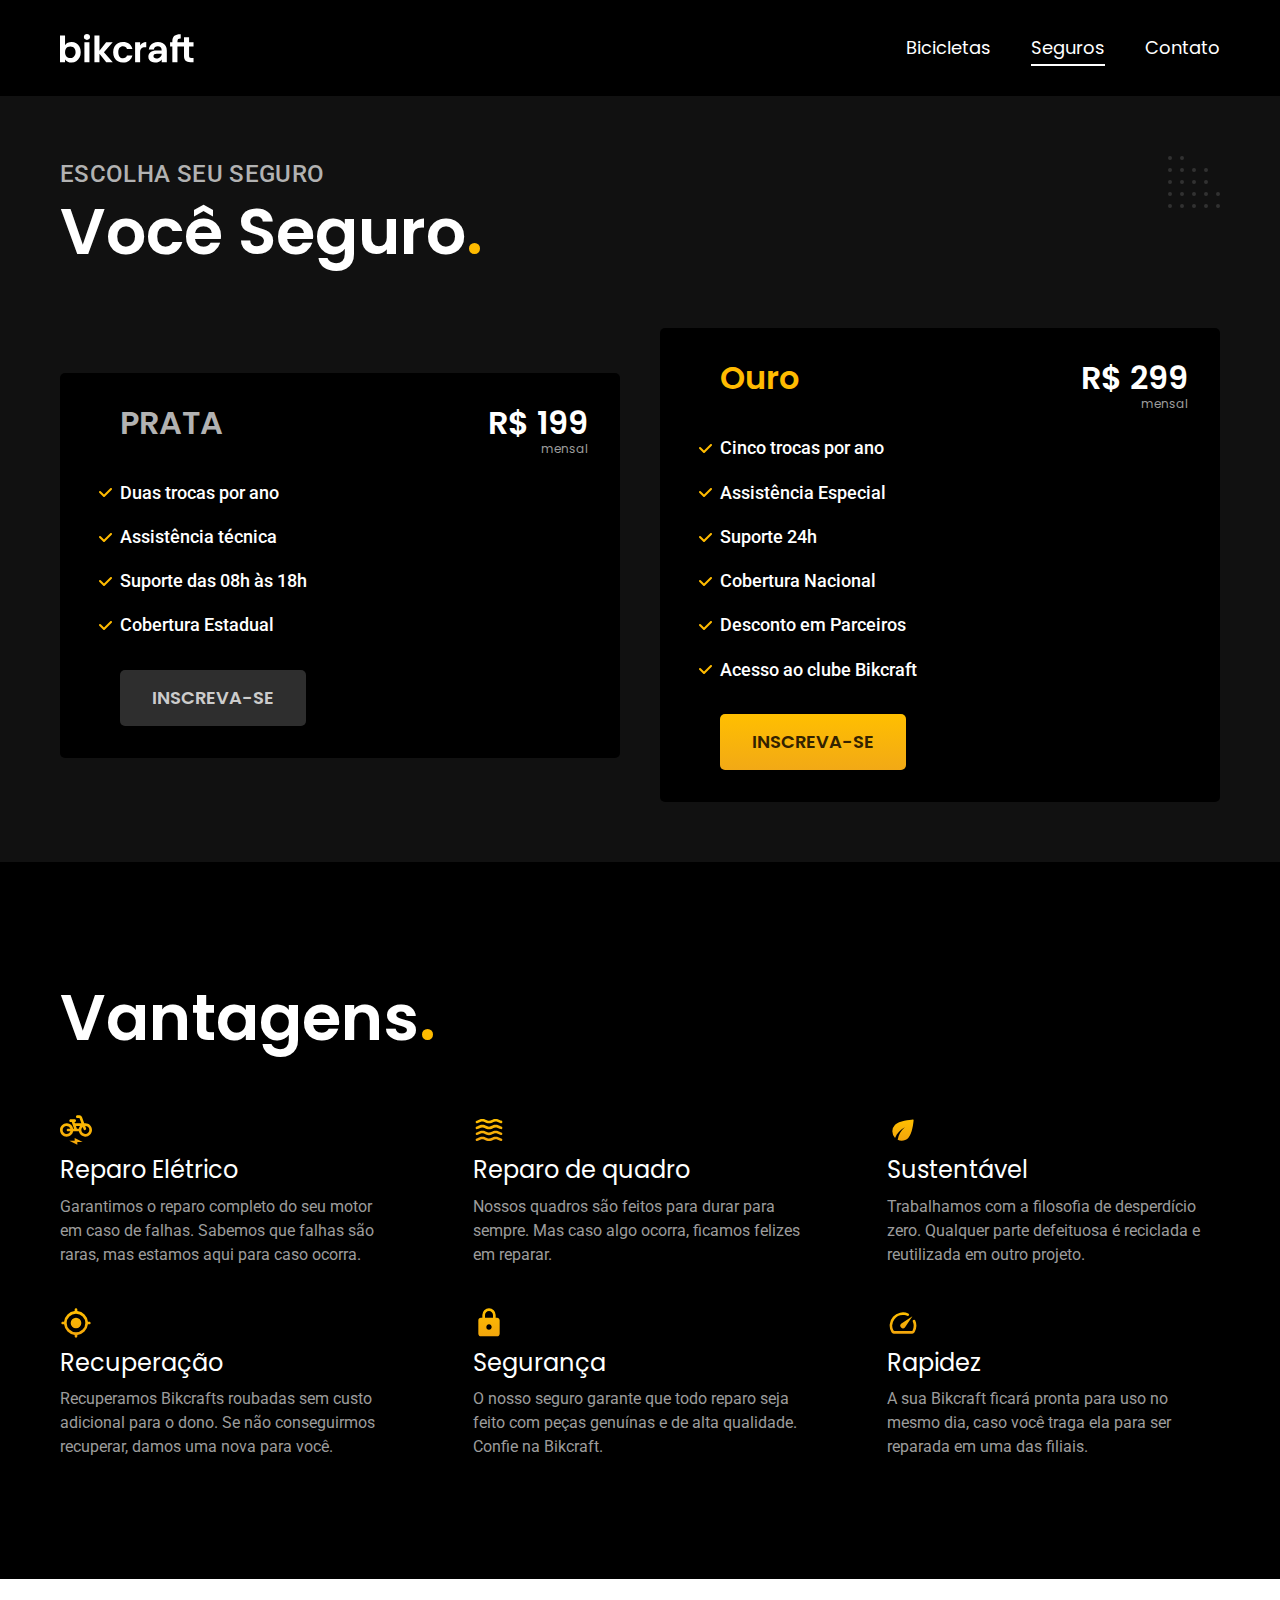
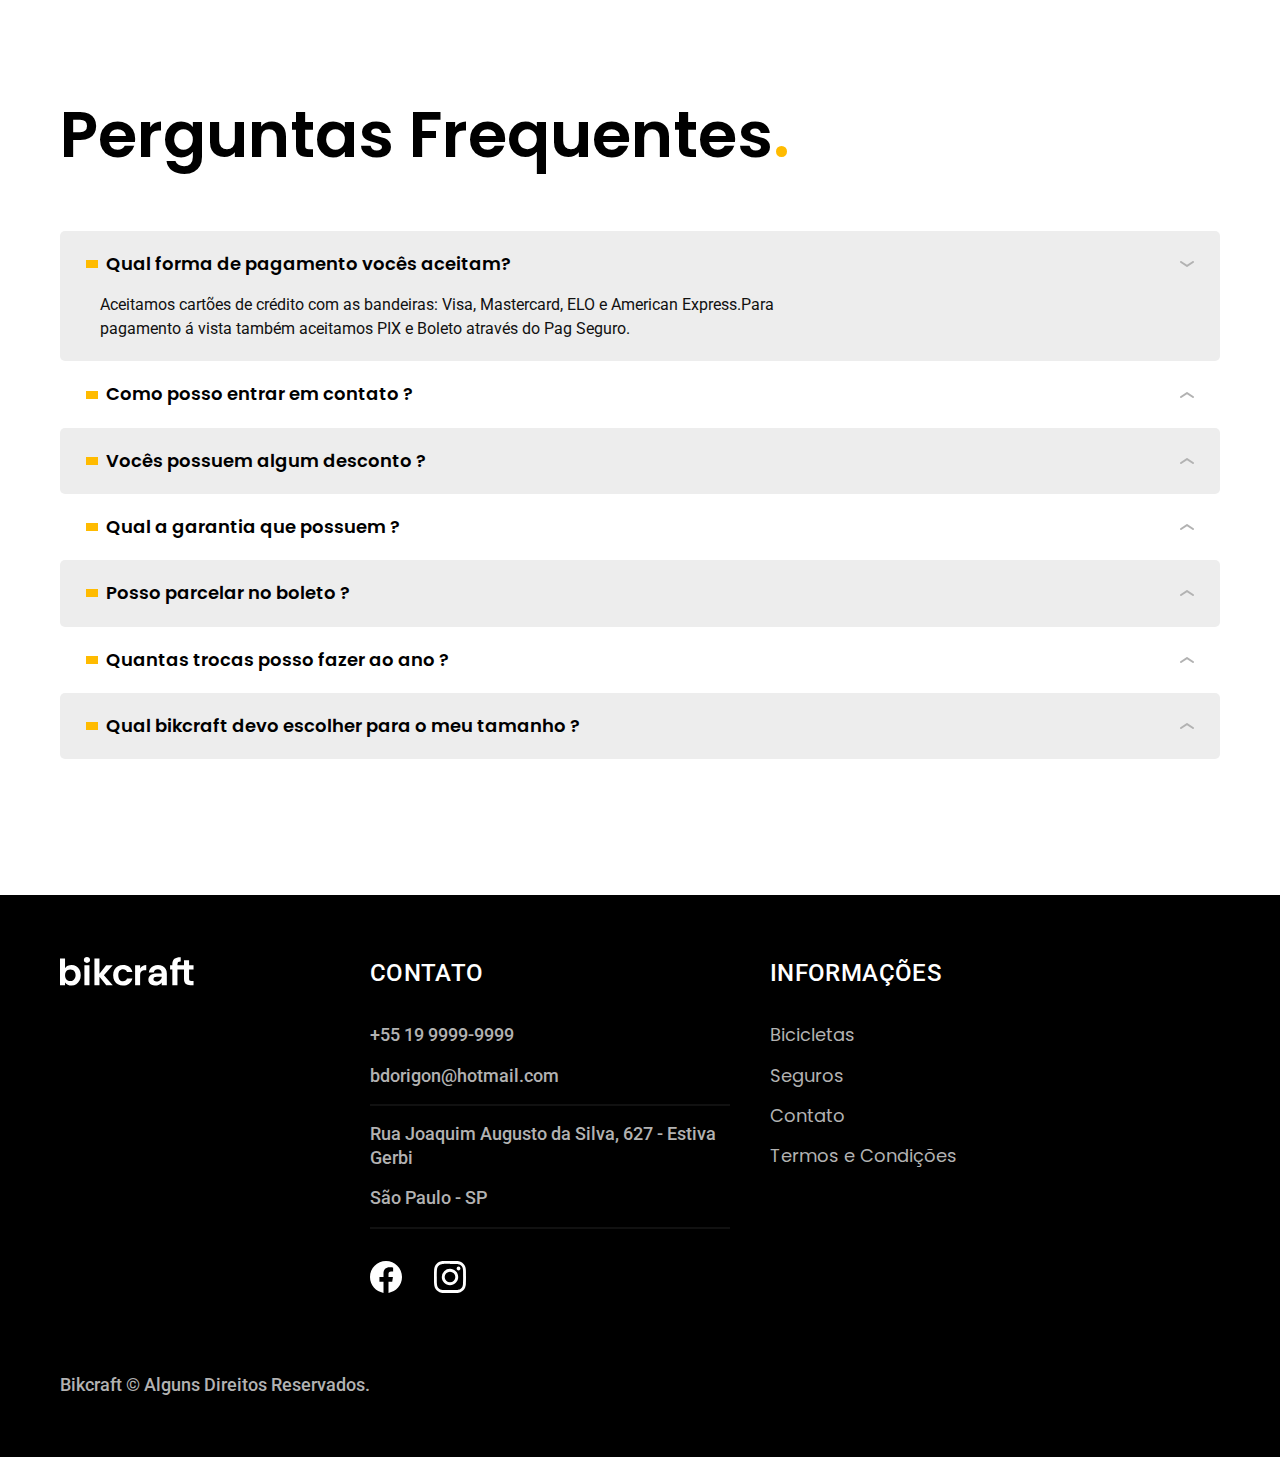
<file: seguros.html>
<!DOCTYPE html>
<html lang="pt-br">
<head>
  <meta charset="UTF-8">
  <meta http-equiv="X-UA-Compatible" content="IE=edge">
  <meta name="viewport" content="width=device-width, initial-scale=1.0">
  <meta name="description" content="Termos e condições de usuário da pagina bikcraft">
  <link rel="preconnect" href="https://fonts.googleapis.com">
  <link rel="preconnect" href="https://fonts.gstatic.com" crossorigin>
  <link
    href="https://fonts.googleapis.com/css2?family=Merriweather:ital,wght@1,900&family=Poppins:wght@400;600&family=Roboto:wght@400;500&display=swap"
    rel="stylesheet">
  <link rel="preload" href="./css/style.min.css
" as="style">
  <link rel="stylesheet" href="./css/style.min.css
">
  <link rel="shortcut icon" href="./favicon.svg" type="image/svg+xml">
  <title>Seguros | Bikcraft</title>
  <script>document.documentElement.classList.add('js')</script>
</head>
<body id="seguros">
  <header class="header-bg">
    <div class="header container">
      <a href="./">
        <img src="./img/bikcraft.svg" width="136" height="32" alt="logo da bikcraft">
      </a>
      <nav aria-label="primaria">
        <ul class="header-menu fonte-1-m cor-0">
          <li><a href="./bicicletas.html">Bicicletas</a></li>
          <li><a href="./seguros.html">Seguros</a></li>
          <li><a href="./contato.html">Contato</a></li>
        </ul>
      </nav>
    </div>
  </header>

  <main class="seguros-bg"> 
    <div class="titulo-bg">
      <div class="titulo container">
        <p class="fonte-2-l-b cor-5">Escolha seu seguro</p>
        <h1 class="fonte-1-xxl cor-0">Você Seguro<span class="cor-p1">.</span></h1>
      </div>
    </div>

    <!-- seguros planos -->
      <div class="seguros container">
  
        <div class="seguros-item fadeInleft" data-anime="200">
          <h3 class="fonte-1-xl cor-5">PRATA</h3>
          <span class="fonte-1-xl cor-0">R$ 199 <span class="fonte-1-xs cor-6">mensal</span></span>
          <ul class="fonte-2-m cor-0">
            <li>Duas trocas por ano</li>
            <li>Assistência técnica</li>
            <li>Suporte das 08h às 18h</li>
            <li>Cobertura Estadual</li>
          </ul>
          <a class="botao secundario" href="./orcamento.html?tipo=seguro&produto=prata">Inscreva-se</a>
        </div>
  
        <div class="seguros-item fadeInRight" data-anime="400">
          <h3 class="fonte-1-xl cor-p1">Ouro</h3>
          <span class="fonte-1-xl cor-0">R$ 299 <span class="fonte-1-xs cor-6">mensal</span></span>
          <ul class="fonte-2-m cor-0">
            <li>Cinco trocas por ano</li>
            <li>Assistência Especial</li>
            <li>Suporte 24h</li>
            <li>Cobertura Nacional</li>
            <li>Desconto em Parceiros</li>
            <li>Acesso ao clube Bikcraft</li>
          </ul>
          <a class="botao" href="./orcamento.html?tipo=seguro&produto=ouro">Inscreva-se</a>
        </div>
      </div>

      <article class="vantagens-bg">
        <div class="vantagens container">
          <h2 class="fonte-1-xxl cor-0">Vantagens<span class="cor-p1">.</span></h2>
          <ul>
            <li>
              <img src="./img/icones/eletrica.svg" width="32" height="32" alt="">
              <h3 class="fonte-1-l cor-0">Reparo Elétrico</h3>
              <p class="fonte-2-s cor-6">Garantimos o reparo completo do seu motor em caso de falhas. Sabemos que falhas são raras, mas estamos aqui para caso ocorra.</p>
            </li>
            <li>
              <img src="./img/icones/carbono.svg" width="32" height="32" alt="">
              <h3 class="fonte-1-l Bicicleta-nimbus1-l cor-0">Reparo de quadro</h3>
              <p class="fonte-2-s cor-6">Nossos quadros são feitos para durar para sempre. Mas caso algo ocorra, ficamos felizes em reparar.</p>
            </li>
            <li>
              <img src="./img/icones/sustentavel.svg" width="32" height="32" alt="">
              <h3 class="fonte-1-l cor-0">Sustentável</h3>
              <p class="fonte-2-s cor-6">Trabalhamos com a filosofia de desperdício zero. Qualquer parte defeituosa é reciclada e reutilizada em outro projeto.</p>
            </li>
            <li>
              <img src="./img/icones/rastreador.svg" width="32" height="32" alt="">
              <h3 class="fonte-1-l cor-0">Recuperação</h3>
              <p class="fonte-2-s cor-6">Recuperamos Bikcrafts roubadas sem custo adicional para o dono. Se não conseguirmos recuperar, damos uma nova para você.</p>
            </li>
            <li>
              <img src="./img/icones/seguro.svg" width="32" height="32" alt="">
              <h3 class="fonte-1-l cor-0">Segurança</h3>
              <p class="fonte-2-s cor-6">O nosso seguro garante que todo reparo seja feito com peças genuínas e de alta qualidade. Confie na Bikcraft.</p>
            </li>
            <li>
              <img src="./img/icones/velocidade.svg" width="32" height="32" alt="">
              <h3 class="fonte-1-l cor-0">Rapidez</h3>
              <p class="fonte-2-s cor-6">A sua Bikcraft ficará pronta para uso no mesmo dia, caso você traga ela para ser reparada em uma das filiais.</p>
            </li>
          </ul>
        </div>
      </article>
  </main>
  
  <article class="perguntas container">
    <h2 class="fonte-1-xxl">Perguntas Frequentes<span class="cor-p1">.</span></h2>
    <dl>
      <div>
        <dt><button class="fonte-1-m-b" aria-controls="pergunta1" aria-expanded="true">Qual forma de pagamento vocês aceitam?</button></dt>
        <dd id="pergunta1" class="fonte-2-s cor-9 ativa">Aceitamos cartões de crédito com as bandeiras: Visa, Mastercard, ELO e American Express.Para pagamento á vista também aceitamos PIX e Boleto através do Pag Seguro.</dd>
      </div>

      <div>
        <dt><button class="fonte-1-m-b" aria-controls="pergunta2" aria-expanded="false">Como posso entrar em contato ?</button></dt>
        <dd id="pergunta2" class="fonte-2-s cor-9">Aceitamos cartões de crédito com as bandeiras: Visa, Mastercard, ELO e American Express.Para pagamento á vista também aceitamos PIX e Boleto através do Pag Seguro.</dd>
      </div>

      <div>
        <dt class="fonte-1-m-b"><button class="fonte-1-m-b" aria-controls="pergunta3" aria-expanded="false">Vocês possuem algum desconto ?</button></dt>
        <dd id="pergunta3" class="fonte-2-s cor-9">Aceitamos cartões de crédito com as bandeiras: Visa, Mastercard, ELO e American Express.Para pagamento á vista também aceitamos PIX e Boleto através do Pag Seguro.</dd>
      </div>

      <div>
        <dt class="fonte-1-m-b"><button class="fonte-1-m-b" aria-controls="pergunta4" aria-expanded="false">Qual a garantia que possuem ?</button></dt>
        <dd id="pergunta4" class="fonte-2-s cor-9">Aceitamos cartões de crédito com as bandeiras: Visa, Mastercard, ELO e American Express.Para pagamento á vista também aceitamos PIX e Boleto através do Pag Seguro.</dd>
      </div>

      <div>
        <dt class="fonte-1-m-b"><button class="fonte-1-m-b" aria-controls="pergunta5" aria-expanded="false">Posso parcelar no boleto ?</button></dt>
        <dd id="pergunta5" class="fonte-2-s cor-9">Aceitamos cartões de crédito com as bandeiras: Visa, Mastercard, ELO e American Express.Para pagamento á vista também aceitamos PIX e Boleto através do Pag Seguro.</dd>
      </div>

      <div>
        <dt class="fonte-1-m-b"><button class="fonte-1-m-b" aria-controls="pergunta6" aria-expanded="false">Quantas trocas posso fazer ao ano ?</button></dt>
        <dd id="pergunta6" class="fonte-2-s cor-9">Aceitamos cartões de crédito com as bandeiras: Visa, Mastercard, ELO e American Express.Para pagamento á vista também aceitamos PIX e Boleto através do Pag Seguro.</dd>
      </div>

      <div>
        <dt class="fonte-1-m-b"><button class="fonte-1-m-b" aria-controls="pergunta7" aria-expanded="false">Qual bikcraft devo escolher para o meu tamanho ?</button></dt>
        <dd id="pergunta7" class="fonte-2-s cor-9">Aceitamos cartões de crédito com as bandeiras: Visa, Mastercard, ELO e American Express.Para pagamento á vista também aceitamos PIX e Boleto através do Pag Seguro.</dd>
      </div>
    </dl>
  </article>

  <footer class="footer-bg">
    <div class="footer container">
      <img src="./img/bikcraft.svg" width="136" height="32" alt="">
    
      <div class="footer-contato">
        <h3 class="fonte-2-l-b cor-0">Contato</h3>
        <ul class="fonte-2-m cor-5">
          <li><a href="tel:+551999999999">+55 19 9999-9999</a></li>
          <li><a href="mailto: bdorigon@hotmail.com">bdorigon@hotmail.com</a></li>
          <li>Rua Joaquim Augusto da Silva, 627 - Estiva Gerbi</li>
          <li>São Paulo - SP</li>
        </ul>
        <div class="footer-redes">
          <a href="https://www.facebook.com/BrunoXDDorigon/" target="_blank">
            <img src="./img/redes/facebook.svg" width="32" height="32" alt="facebook da pagina">
          </a>
          <a href="https://www.instagram.com/bdorigon/" target="_blank">
            <img src="./img/redes/instagram.svg" width="32" height="32" alt="instagram da pagina">
          </a>
        </div>
      </div>

      <div class="footer-info">
        <h3 class="fonte-2-l-b cor-0">INFORMAÇÕES</h3>
        <ul class="fonte-1-m cor-5">
          <li><a href="./bicicletas.html">Bicicletas</a></li>
          <li><a href="./seguros.html">Seguros</a></li>
          <li><a href="./contato.html">Contato</a></li>
          <li><a href="./termos.html">Termos e Condições</a></li>
        </ul>
      </div>
      <p class="footer-copy fonte-2-m cor-5">Bikcraft © Alguns Direitos Reservados.</p>
    </div>
  </footer>
  <script src="./js/plugins/simple-anime.js"></script>
  <script src="./js/script.js"></script>
</body>
</html>
</file>
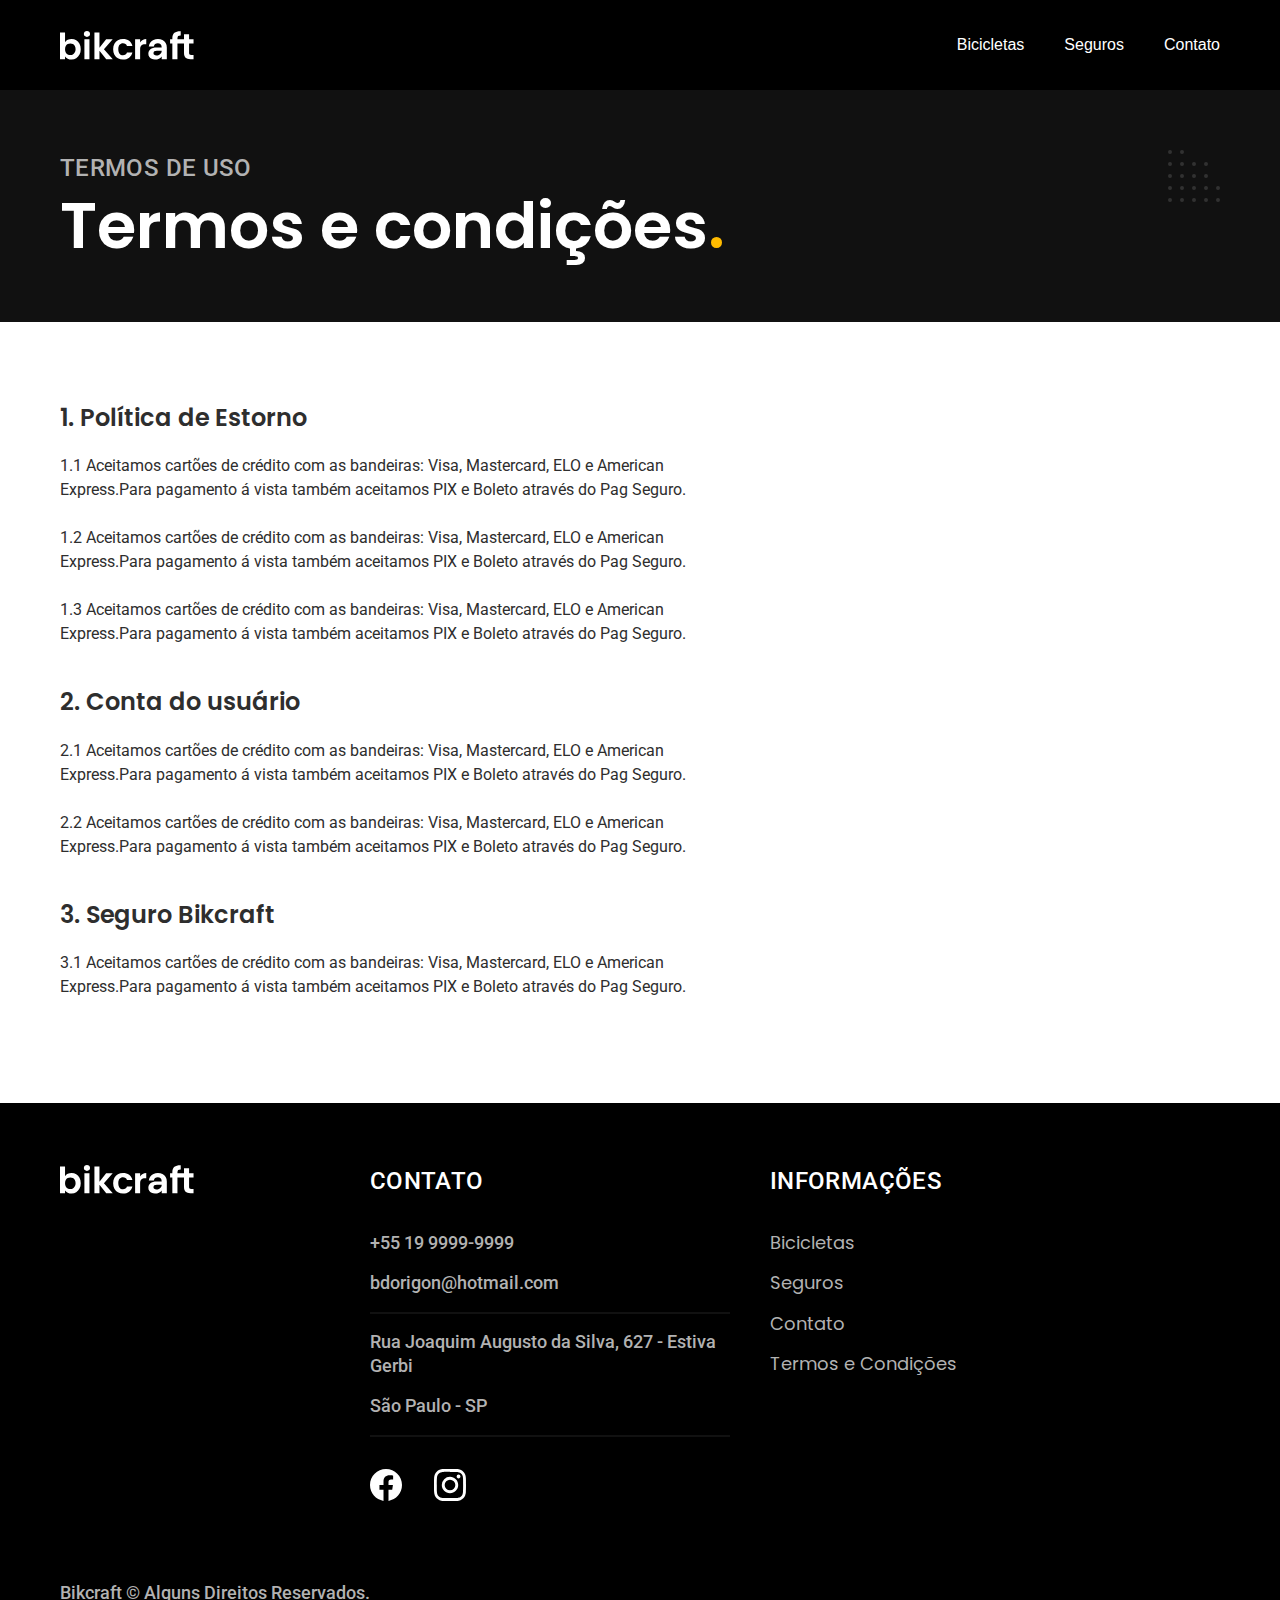
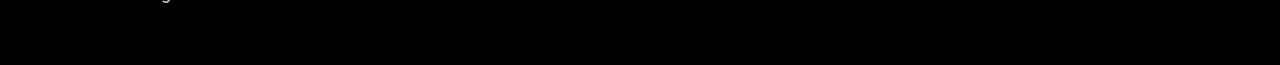
<file: termos.html>
<!DOCTYPE html>
<html lang="pt-br">
<head>
  <meta charset="UTF-8">
  <meta http-equiv="X-UA-Compatible" content="IE=edge">
  <meta name="viewport" content="width=device-width, initial-scale=1.0">
  <meta name="description" content="Termos e condições de usuário da pagina bikcraft">
  <link rel="preconnect" href="https://fonts.googleapis.com">
  <link rel="preconnect" href="https://fonts.gstatic.com" crossorigin>
  <link
    href="https://fonts.googleapis.com/css2?family=Merriweather:ital,wght@1,900&family=Poppins:wght@400;600&family=Roboto:wght@400;500&display=swap"
    rel="stylesheet">
  <link rel="preload" href="./css/style.min.css
" as="style">
  <link rel="stylesheet" href="./css/style.min.css
">
  <link rel="shortcut icon" href="./favicon.svg" type="image/svg+xml">
  <title>Termos e Condições | Bikcraft</title>
  <script>document.documentElement.classList.add('js')</script>
</head>
<body id="termos">
  <header class="header-bg">
    <div class="header container">
      <a href="./">
        <img src="./img/bikcraft.svg" width="136" height="32" alt="logo da bikcraft">
      </a>
      <nav aria-label="primaria">
        <ul class="header-menu font-1-m cor-0">
          <li><a href="./bicicletas.html">Bicicletas</a></li>
          <li><a href="./seguros.html">Seguros</a></li>
          <li><a href="./contato.html">Contato</a></li>
        </ul>
      </nav>
    </div>
  </header>

  <main>
    <div class="titulo-bg">
      <div class="titulo container">
        <p class="fonte-2-l-b cor-5">Termos de uso</p>
        <h1 class="fonte-1-xxl cor-0">Termos e condições<span class="cor-p1">.</span></h1>
      </div>
    </div>

    <div class="termos fonte-2-s cor-10 container">
      <h2 class="fonte-1-l-b cor-11">1. Política de Estorno</h2>
      <p>1.1 Aceitamos cartões de crédito com as bandeiras: Visa, Mastercard, ELO e American Express.Para pagamento á vista também aceitamos PIX e Boleto através do Pag Seguro.</p>
      <p>1.2 Aceitamos cartões de crédito com as bandeiras: Visa, Mastercard, ELO e American Express.Para pagamento á vista também aceitamos PIX e Boleto através do Pag Seguro.</p>
      <p>1.3 Aceitamos cartões de crédito com as bandeiras: Visa, Mastercard, ELO e American Express.Para pagamento á vista também aceitamos PIX e Boleto através do Pag Seguro.</p>
      <h2 class="fonte-1-l-b cor-11">2. Conta do usuário</h2>
      <p>2.1 Aceitamos cartões de crédito com as bandeiras: Visa, Mastercard, ELO e American Express.Para pagamento á vista também aceitamos PIX e Boleto através do Pag Seguro.</p>
      <p>2.2 Aceitamos cartões de crédito com as bandeiras: Visa, Mastercard, ELO e American Express.Para pagamento á vista também aceitamos PIX e Boleto através do Pag Seguro.</p>
      <h2 class="fonte-1-l-b cor-11">3. Seguro Bikcraft</h2>
      <p>3.1 Aceitamos cartões de crédito com as bandeiras: Visa, Mastercard, ELO e American Express.Para pagamento á vista também aceitamos PIX e Boleto através do Pag Seguro.</p>
    </div>
  </main>
  
  <footer class="footer-bg">
    <div class="footer container">
      <img src="./img/bikcraft.svg" width="136" height="32" alt="">
    
      <div class="footer-contato">
        <h3 class="fonte-2-l-b cor-0">Contato</h3>
        <ul class="fonte-2-m cor-5">
          <li><a href="tel:+551999999999">+55 19 9999-9999</a></li>
          <li><a href="mailto: bdorigon@hotmail.com">bdorigon@hotmail.com</a></li>
          <li>Rua Joaquim Augusto da Silva, 627 - Estiva Gerbi</li>
          <li>São Paulo - SP</li>
        </ul>
        <div class="footer-redes">
          <a href="https://www.facebook.com/BrunoXDDorigon/" target="_blank">
            <img src="./img/redes/facebook.svg" width="32" height="32" alt="facebook da pagina">
          </a>
          <a href="https://www.instagram.com/bdorigon/" target="_blank">
            <img src="./img/redes/instagram.svg" width="32" height="32" alt="instagram da pagina">
          </a>
        </div>
      </div>

      <div class="footer-info">
        <h3 class="fonte-2-l-b cor-0">INFORMAÇÕES</h3>
        <ul class="fonte-1-m cor-5">
          <li><a href="./bicicletas.html">Bicicletas</a></li>
          <li><a href="./seguros.html">Seguros</a></li>
          <li><a href="./contato.html">Contato</a></li>
          <li><a href="./termos.html">Termos e Condições</a></li>
        </ul>
      </div>
      <p class="footer-copy fonte-2-m cor-5">Bikcraft © Alguns Direitos Reservados.</p>
    </div>
  </footer>
  <script src="./js/script.js"></script>
</body>
</html>
</file>
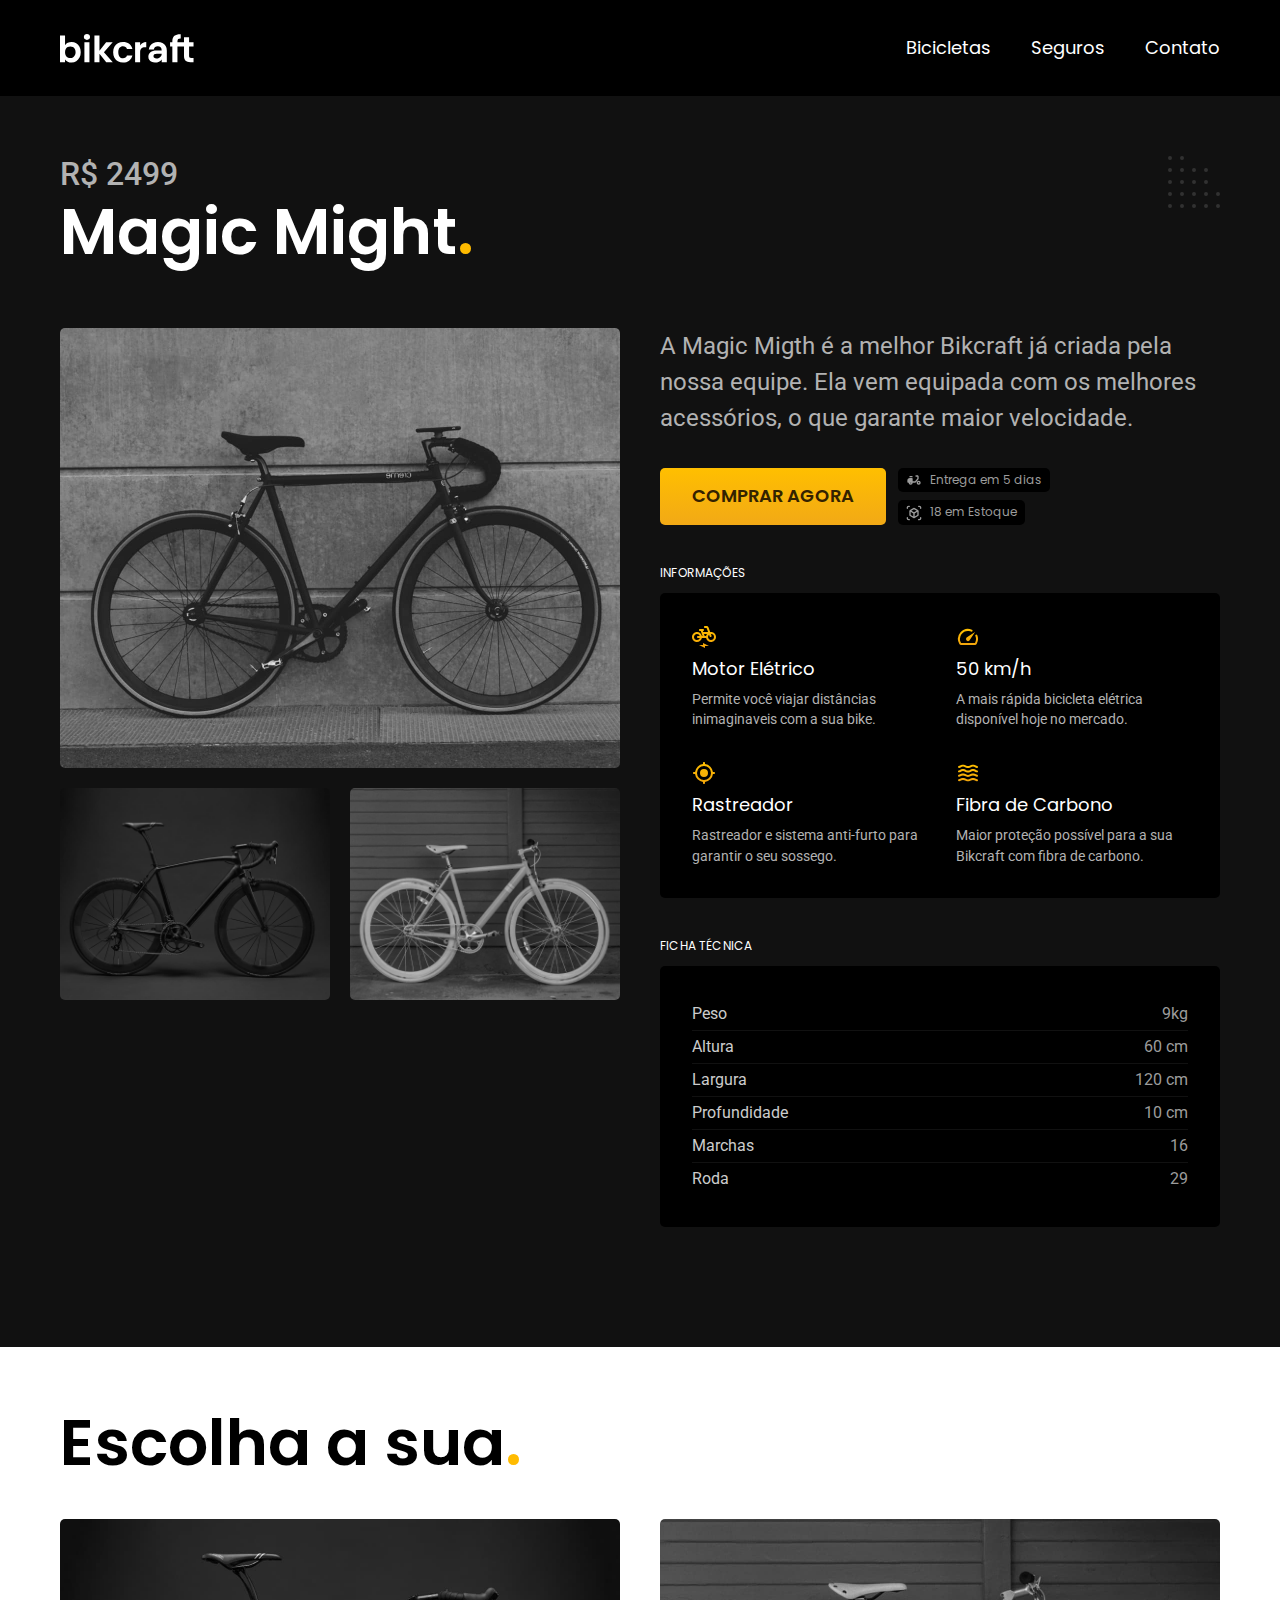
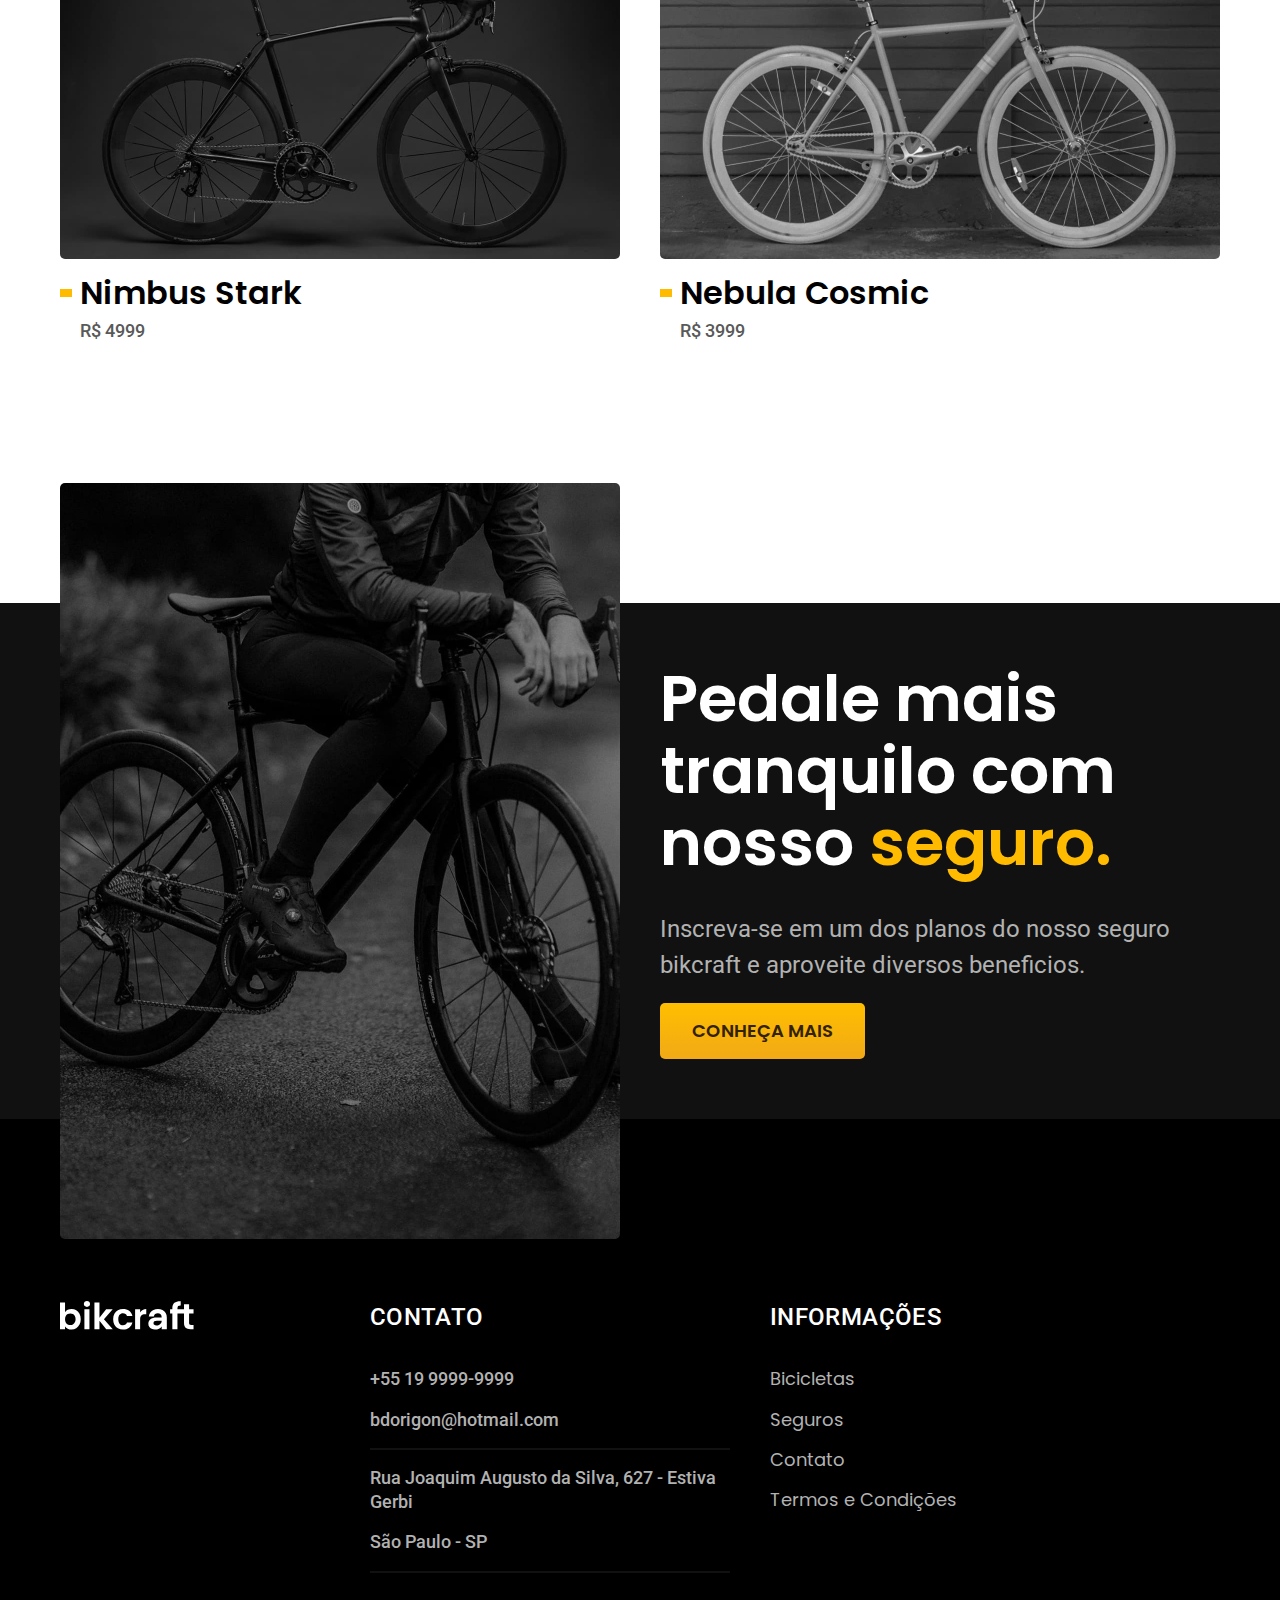
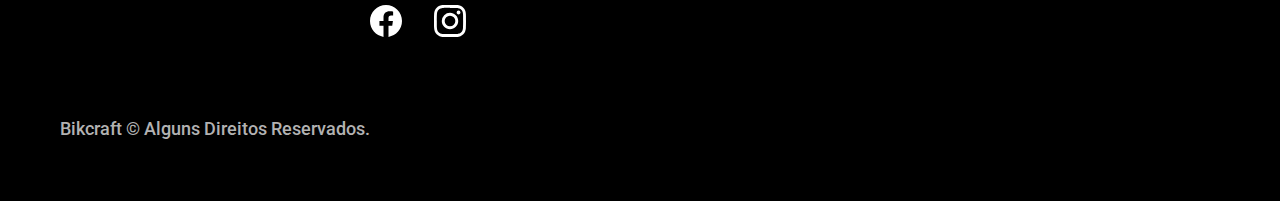
<file: bicicletas/magic.html>
<!DOCTYPE html>
<html lang="pt-br">
<head>
  <meta charset="UTF-8">
  <meta http-equiv="X-UA-Compatible" content="IE=edge">
  <meta name="viewport" content="width=device-width, initial-scale=1.0">
  <meta name="description" content="Termos e condições de usuário da pagina bikcraft">
  <link rel="preconnect" href="https://fonts.googleapis.com">
  <link rel="preconnect" href="https://fonts.gstatic.com" crossorigin>
  <link
    href="https://fonts.googleapis.com/css2?family=Merriweather:ital,wght@1,900&family=Poppins:wght@400;600&family=Roboto:wght@400;500&display=swap"
    rel="stylesheet">
  <link rel="stylesheet" href="../css/style.min.css
">
  <link rel="shortcut icon" href="../favicon.svg" type="image/svg+xml">
  <title>Nebula | Bikcraft</title>
  <script>document.documentElement.classList.add('js')</script>
</head>
<body id="bicicleta">
  <header class="header-bg">
    <div class="header container">
      <a href="../">
        <img src="../img/bikcraft.svg" width="136" height="32" alt="logo da bikcraft">
      </a>
      <nav aria-label="primaria">
        <ul class="header-menu fonte-1-m cor-0">
          <li><a href="../bicicletas.html">Bicicletas</a></li>
          <li><a href="../seguros.html">Seguros</a></li>
          <li><a href="../contato.html">Contato</a></li>
        </ul>
      </nav>
    </div>
  </header>

  <main class="titulo-bg">
    <div>
      <div class="titulo container">
        <p class="fonte-2-xl cor-5">R$ 2499</p>
        <h1 class="fonte-1-xxl cor-0">Magic Might<span class="cor-p1">.</span></h1>
      </div>
      <div class="bicicleta container">
        <div class="bicicleta-imagem">
          <img src="../img/bicicleta/nimbus2.jpg" width="1120" height="880" alt="Bicicleta-magic">
          <img src="../img/bicicleta/nimbus1.jpg" width="1120" height="880" alt="Bicicleta-nimbus">
          <img src="../img/bicicleta/nimbus3.jpg" width="1120" height="880" alt="Bicicleta-nebula">
        </div>
        <div class="bicicleta-conteudo">
          <p class="fonte-2-l cor-5">A Magic Migth é a melhor Bikcraft já criada pela nossa equipe. Ela vem equipada com os melhores acessórios, o que garante maior velocidade.</p>
          <div class="bicicleta-comprar">
            <a class="botao" href="../orcamento.html?tipo=bikcraft&produto=magic">Comprar Agora</a>
            <span class="fonte-1-xs cor-6"><img src="../img/icones/entrega.svg" width="16" height="16" alt=""> Entrega em 5 dias</span>
            <span class="fonte-1-xs cor-6"><img src="../img/icones/estoque.svg" width="16" height="16"  alt=""> 18 em Estoque</span>
          </div>
          <h2 class="fonte-1-xs cor-0">Informações</h2>
          <ul class="bicicleta-informacoes">
            <li>
              <img src="../img/icones/eletrica.svg" width="32" height="32"  alt="">
              <h3 class="fonte-1-m cor-0">Motor Elétrico</h3>
              <p class="fonte-2-xs cor-5">Permite você viajar distâncias inimaginaveis com a sua bike.</p>
            </li>
            <li>
              <img src="../img/icones/velocidade.svg" width="32" height="32" alt="">
              <h3 class="fonte-1-m cor-0">50 km/h</h3>
              <p class="fonte-2-xs cor-5">A mais rápida bicicleta elétrica disponível hoje no mercado.</p>
            </li>
            <li>
              <img src="../img/icones/rastreador.svg" width="32" height="32" alt="">
              <h3 class="fonte-1-m cor-0">Rastreador</h3>
              <p class="fonte-2-xs cor-5">Rastreador e sistema anti-furto para garantir o seu sossego.</p>
            </li>
            <li>
              <img src="../img/icones/carbono.svg" width="32" height="32" alt="">
              <h3 class="fonte-1-m cor-0">Fibra de Carbono</h3>
              <p class="fonte-2-xs cor-5">Maior proteção possível para a sua Bikcraft com fibra de carbono.</p>
            </li>
          </ul>
          <h2 class="fonte-1-xs cor-0">Ficha Técnica</h2>
          <ul class="bicicleta-ficha fonte-2-s cor-4">
            <li>
              Peso <span>9kg</span>
            </li>
            <li>
              Altura <span>60 cm</span>
            </li>
            <li>
              Largura <span>120 cm</span>
            </li>
            <li>
              Profundidade <span>10 cm</span>
            </li>
            <li>
              Marchas <span>16</span>
            </li>
            <li>
              Roda <span>29</span>
            </li>
          </ul>
        </div>
      </div>
    </div>
  </main>

  <article class="bicicletas-lista container">
    <h2 class="fonte-1-xxl cor-11">Escolha a sua<span class="cor-p1">.</span></h2>
    <ul>
      <li>
        <a href="../bicicletas/nimbus.html">
          <img src="../img/bicicletas/nimbus.jpg" width="1120" height="680" alt="bicicleta elétrica">
          <h3 class="fonte-1-xl cor-11">Nimbus Stark</h3>
          <span class="fonte-2-m cor-8">R$ 4999</span>
        </a>
      </li>

      <li>
        <a href="../bicicletas/nebula.html">
          <img src="../img/bicicletas/nebula.jpg" width="1120" height="680" alt="bicicleta elétrica">
          <h3 class="fonte-1-xl cor-11">Nebula Cosmic</h3>
          <span class="fonte-2-m cor-8">R$ 3999</span>
        </a>
      </li>
    </ul>
  </article>

  <article class="seguro-bg">
    <div class="seguro container">
      <div class="seguro-imagem">
        <img src="../img/fotos/seguros.jpg" width="1360" height="1512" alt="pessoa em cima da bikcraft">
      </div>
      <div class="seguro-conteudo">
        <h2 class="fonte-1-xxl cor-0">Pedale mais tranquilo com nosso <span class="cor-p1">seguro.</span></h2>
        <p class="fonte-2-l cor-5">Inscreva-se em um dos planos do nosso seguro bikcraft e aproveite diversos beneficios.</p>
        <a class="botao" href="../seguros.html">Conheça Mais</a>
      </div>
    </div>
  </article>
  
  <footer class="footer-bg">
    <div class="footer container">
      <img src="../img/bikcraft.svg"  width="136" height="32" alt="">
    
      <div class="footer-contato">
        <h3 class="fonte-2-l-b cor-0">Contato</h3>
        <ul class="fonte-2-m cor-5">
          <li><a href="tel:+551999999999">+55 19 9999-9999</a></li>
          <li><a href="mailto: bdorigon@hotmail.com">bdorigon@hotmail.com</a></li>
          <li>Rua Joaquim Augusto da Silva, 627 - Estiva Gerbi</li>
          <li>São Paulo - SP</li>
        </ul>
        <div class="footer-redes">
          <a href="https://www.facebook.com/BrunoXDDorigon/" target="_blank">
            <img src="../img/redes/facebook.svg" width="32" height="32" alt="facebook da pagina">
          </a>
          <a href="https://www.instagram.com/bdorigon/" target="_blank">
            <img src="../img/redes/instagram.svg" width="32" height="32" alt="instagram da pagina">
          </a>
        </div>
      </div>

      <div class="footer-info">
        <h3 class="fonte-2-l-b cor-0">INFORMAÇÕES</h3>
        <ul class="fonte-1-m cor-5">
          <li><a href="../bicicletas.html">Bicicletas</a></li>
          <li><a href="../seguros.html">Seguros</a></li>
          <li><a href="../contato.html">Contato</a></li>
          <li><a href="../termos.html">Termos e Condições</a></li>
        </ul>
      </div>
      <p class="footer-copy fonte-2-m cor-5">Bikcraft © Alguns Direitos Reservados.</p>
    </div>
  </footer>
  <script src="../js/script.js"></script>
</body>
</html>
</file>
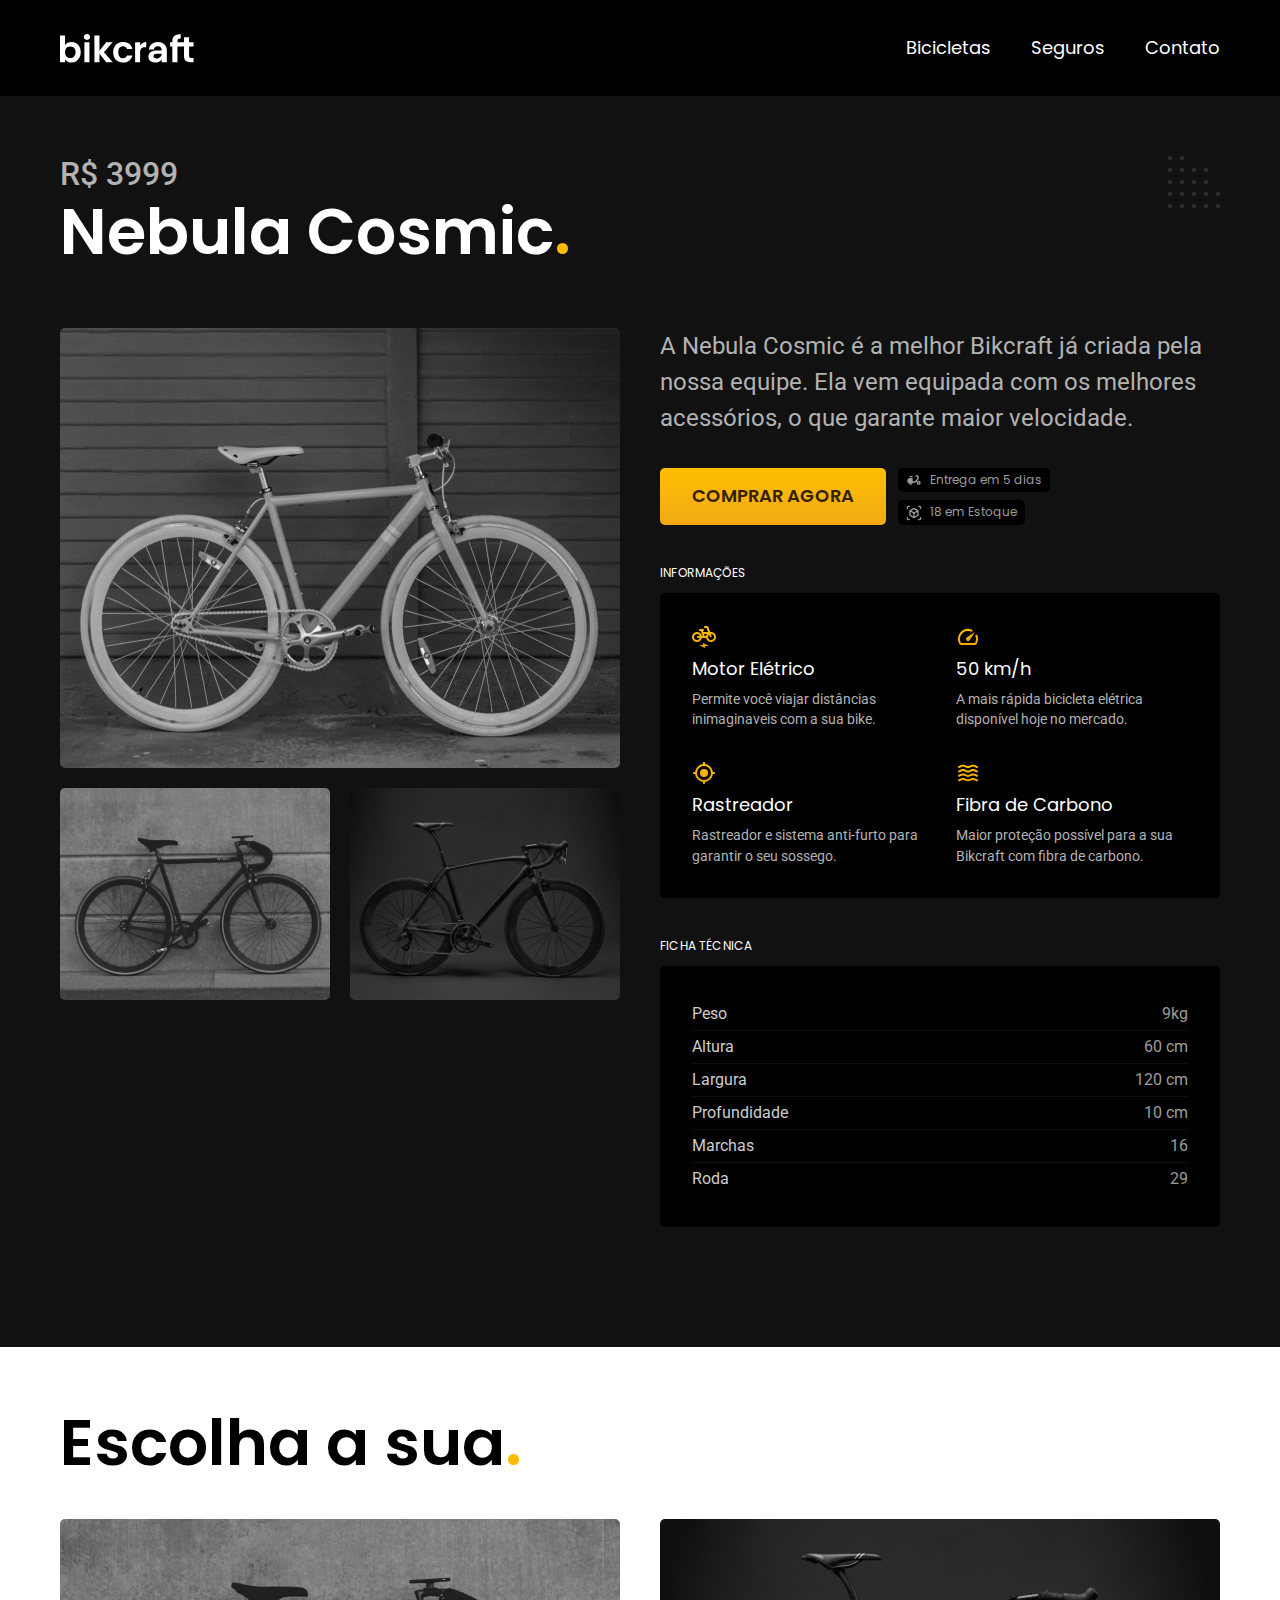
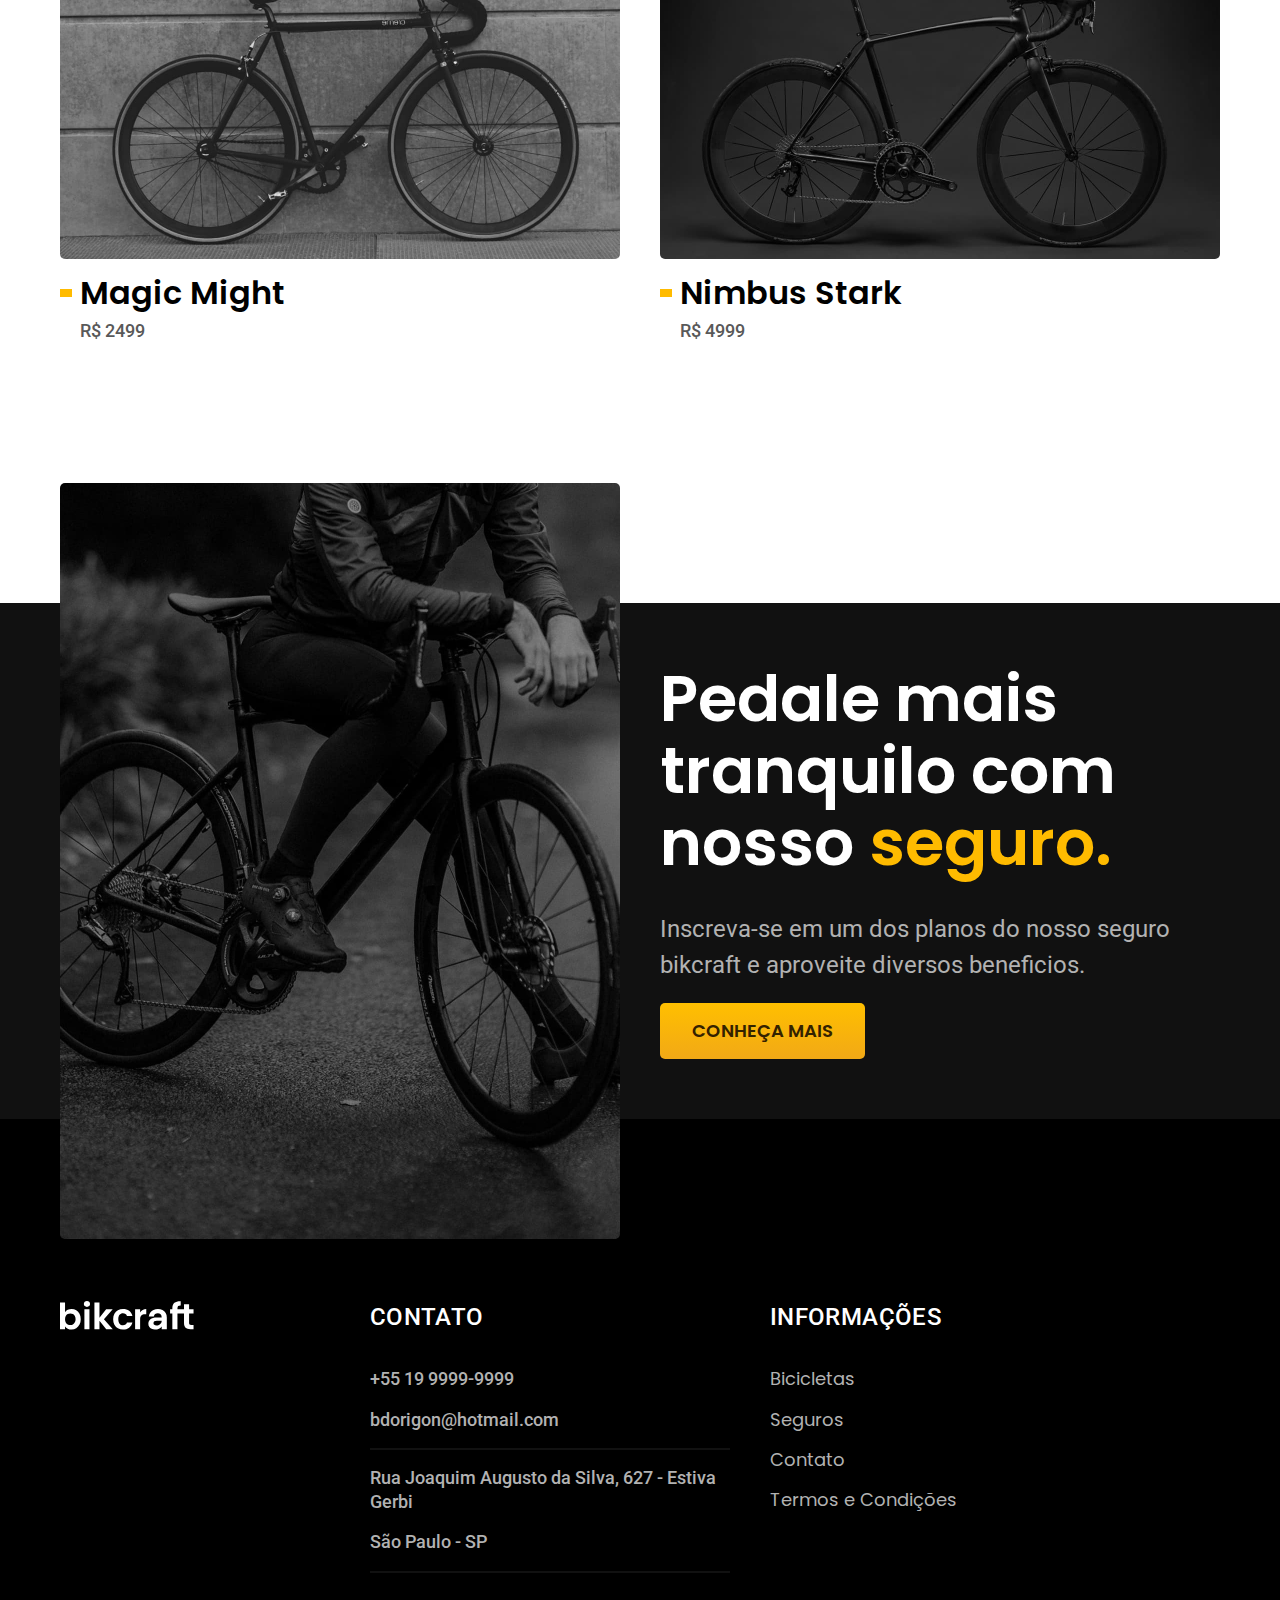
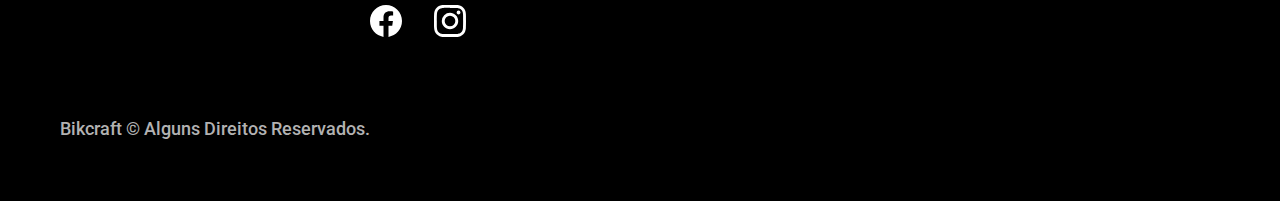
<file: bicicletas/nebula.html>
<!DOCTYPE html>
<html lang="pt-br">
<head>
  <meta charset="UTF-8">
  <meta http-equiv="X-UA-Compatible" content="IE=edge">
  <meta name="viewport" content="width=device-width, initial-scale=1.0">
  <meta name="description" content="Termos e condições de usuário da pagina bikcraft">
  <link rel="preconnect" href="https://fonts.googleapis.com">
  <link rel="preconnect" href="https://fonts.gstatic.com" crossorigin>
  <link
    href="https://fonts.googleapis.com/css2?family=Merriweather:ital,wght@1,900&family=Poppins:wght@400;600&family=Roboto:wght@400;500&display=swap"
    rel="stylesheet">
  <link rel="stylesheet" href="../css/style.min.css
">
  <link rel="shortcut icon" href="../favicon.svg" type="image/svg+xml">
  <title>Nebula | Bikcraft</title>
  <script>document.documentElement.classList.add('js')</script>
</head>
<body id="bicicleta">
  <header class="header-bg">
    <div class="header container">
      <a href="../">
        <img src="../img/bikcraft.svg" width="136" height="32" alt="logo da bikcraft">
      </a>
      <nav aria-label="primaria">
        <ul class="header-menu fonte-1-m cor-0">
          <li><a href="../bicicletas.html">Bicicletas</a></li>
          <li><a href="../seguros.html">Seguros</a></li>
          <li><a href="../contato.html">Contato</a></li>
        </ul>
      </nav>
    </div>
  </header>

  <main class="titulo-bg">
    <div>
      <div class="titulo container">
        <p class="fonte-2-xl cor-5">R$ 3999</p>
        <h1 class="fonte-1-xxl cor-0">Nebula Cosmic<span class="cor-p1">.</span></h1>
      </div>
      <div class="bicicleta container">
        <div class="bicicleta-imagem">
          <img src="../img/bicicleta/nimbus3.jpg" width="1120" height="880" alt="Bicicleta-nebula">
          <img src="../img/bicicleta/nimbus2.jpg" width="1120" height="880" alt="Bicicleta-magic">
          <img src="../img/bicicleta/nimbus1.jpg" width="1120" height="880" alt="Bicicleta-nimbus">
        </div>
        <div class="bicicleta-conteudo">
          <p class="fonte-2-l cor-5">A Nebula Cosmic é a melhor Bikcraft já criada pela nossa equipe. Ela vem equipada com os melhores acessórios, o que garante maior velocidade.</p>
          <div class="bicicleta-comprar">
            <a class="botao" href="../orcamento.html?tipo=bikcraft&produto=nebula">Comprar Agora</a>
            <span class="fonte-1-xs cor-6"><img src="../img/icones/entrega.svg"  width="16" height="16" alt=""> Entrega em 5 dias</span>
            <span class="fonte-1-xs cor-6"><img src="../img/icones/estoque.svg"  width="16" height="16" alt=""> 18 em Estoque</span>
          </div>
          <h2 class="fonte-1-xs cor-0">Informações</h2>
          <ul class="bicicleta-informacoes">
            <li>
              <img src="../img/icones/eletrica.svg" width="32" height="32" alt="">
              <h3 class="fonte-1-m cor-0">Motor Elétrico</h3>
              <p class="fonte-2-xs cor-5">Permite você viajar distâncias inimaginaveis com a sua bike.</p>
            </li>
            <li>
              <img src="../img/icones/velocidade.svg" width="32" height="32" alt="">
              <h3 class="fonte-1-m cor-0">50 km/h</h3>
              <p class="fonte-2-xs cor-5">A mais rápida bicicleta elétrica disponível hoje no mercado.</p>
            </li>
            <li>
              <img src="../img/icones/rastreador.svg" width="32" height="32" alt="">
              <h3 class="fonte-1-m cor-0">Rastreador</h3>
              <p class="fonte-2-xs cor-5">Rastreador e sistema anti-furto para garantir o seu sossego.</p>
            </li>
            <li>
              <img src="../img/icones/carbono.svg" width="32" height="32" alt="">
              <h3 class="fonte-1-m cor-0">Fibra de Carbono</h3>
              <p class="fonte-2-xs cor-5">Maior proteção possível para a sua Bikcraft com fibra de carbono.</p>
            </li>
          </ul>
          <h2 class="fonte-1-xs cor-0">Ficha Técnica</h2>
          <ul class="bicicleta-ficha fonte-2-s cor-4">
            <li>
              Peso <span>9kg</span>
            </li>
            <li>
              Altura <span>60 cm</span>
            </li>
            <li>
              Largura <span>120 cm</span>
            </li>
            <li>
              Profundidade <span>10 cm</span>
            </li>
            <li>
              Marchas <span>16</span>
            </li>
            <li>
              Roda <span>29</span>
            </li>
          </ul>
        </div>
      </div>
    </div>
  </main>

  <article class="bicicletas-lista container">
    <h2 class="fonte-1-xxl cor-11">Escolha a sua<span class="cor-p1">.</span></h2>
    <ul>
      <li>
        <a href="../bicicletas/magic.html">
          <img src="../img/bicicletas/magic.jpg" width="1120" height="680" alt="bicicleta elétrica">
          <h3 class="fonte-1-xl cor-11">Magic Might</h3>
          <span class="fonte-2-m cor-8">R$ 2499</span>
        </a>
      </li>

      <li>
        <a href="../bicicletas/nimbus.html">
          <img src="../img/bicicletas/nimbus.jpg" width="1120" height="680"  alt="bicicleta elétrica">
          <h3 class="fonte-1-xl cor-11">Nimbus Stark</h3>
          <span class="fonte-2-m cor-8">R$ 4999</span>
        </a>
      </li>
    </ul>
  </article>

  <article class="seguro-bg">
    <div class="seguro container">
      <div class="seguro-imagem">
        <img src="../img/fotos/seguros.jpg" width="1360" height="1512"  alt="pessoa em cima da bikcraft">
      </div>
      <div class="seguro-conteudo">
        <h2 class="fonte-1-xxl cor-0">Pedale mais tranquilo com nosso <span class="cor-p1">seguro.</span></h2>
        <p class="fonte-2-l cor-5">Inscreva-se em um dos planos do nosso seguro bikcraft e aproveite diversos beneficios.</p>
        <a class="botao" href="../seguros.html">Conheça Mais</a>
      </div>
    </div>
  </article>
  
  <footer class="footer-bg">
    <div class="footer container">
      <img src="../img/bikcraft.svg" width="136" height="32" alt="">
    
      <div class="footer-contato">
        <h3 class="fonte-2-l-b cor-0">Contato</h3>
        <ul class="fonte-2-m cor-5">
          <li><a href="tel:+551999999999">+55 19 9999-9999</a></li>
          <li><a href="mailto: bdorigon@hotmail.com">bdorigon@hotmail.com</a></li>
          <li>Rua Joaquim Augusto da Silva, 627 - Estiva Gerbi</li>
          <li>São Paulo - SP</li>
        </ul>
        <div class="footer-redes">
          <a href="https://www.facebook.com/BrunoXDDorigon/" target="_blank">
            <img src="../img/redes/facebook.svg" width="32" height="32" alt="facebook da pagina">
          </a>
          <a href="https://www.instagram.com/bdorigon/" target="_blank">
            <img src="../img/redes/instagram.svg" width="32" height="32" alt="instagram da pagina">
          </a>
        </div>
      </div>

      <div class="footer-info">
        <h3 class="fonte-2-l-b cor-0">INFORMAÇÕES</h3>
        <ul class="fonte-1-m cor-5">
          <li><a href="../bicicletas.html">Bicicletas</a></li>
          <li><a href="../seguros.html">Seguros</a></li>
          <li><a href="../contato.html">Contato</a></li>
          <li><a href="../termos.html">Termos e Condições</a></li>
        </ul>
      </div>
      <p class="footer-copy fonte-2-m cor-5">Bikcraft © Alguns Direitos Reservados.</p>
    </div>
  </footer>
  <script src="../js/script.js"></script>
</body>
</html>
</file>
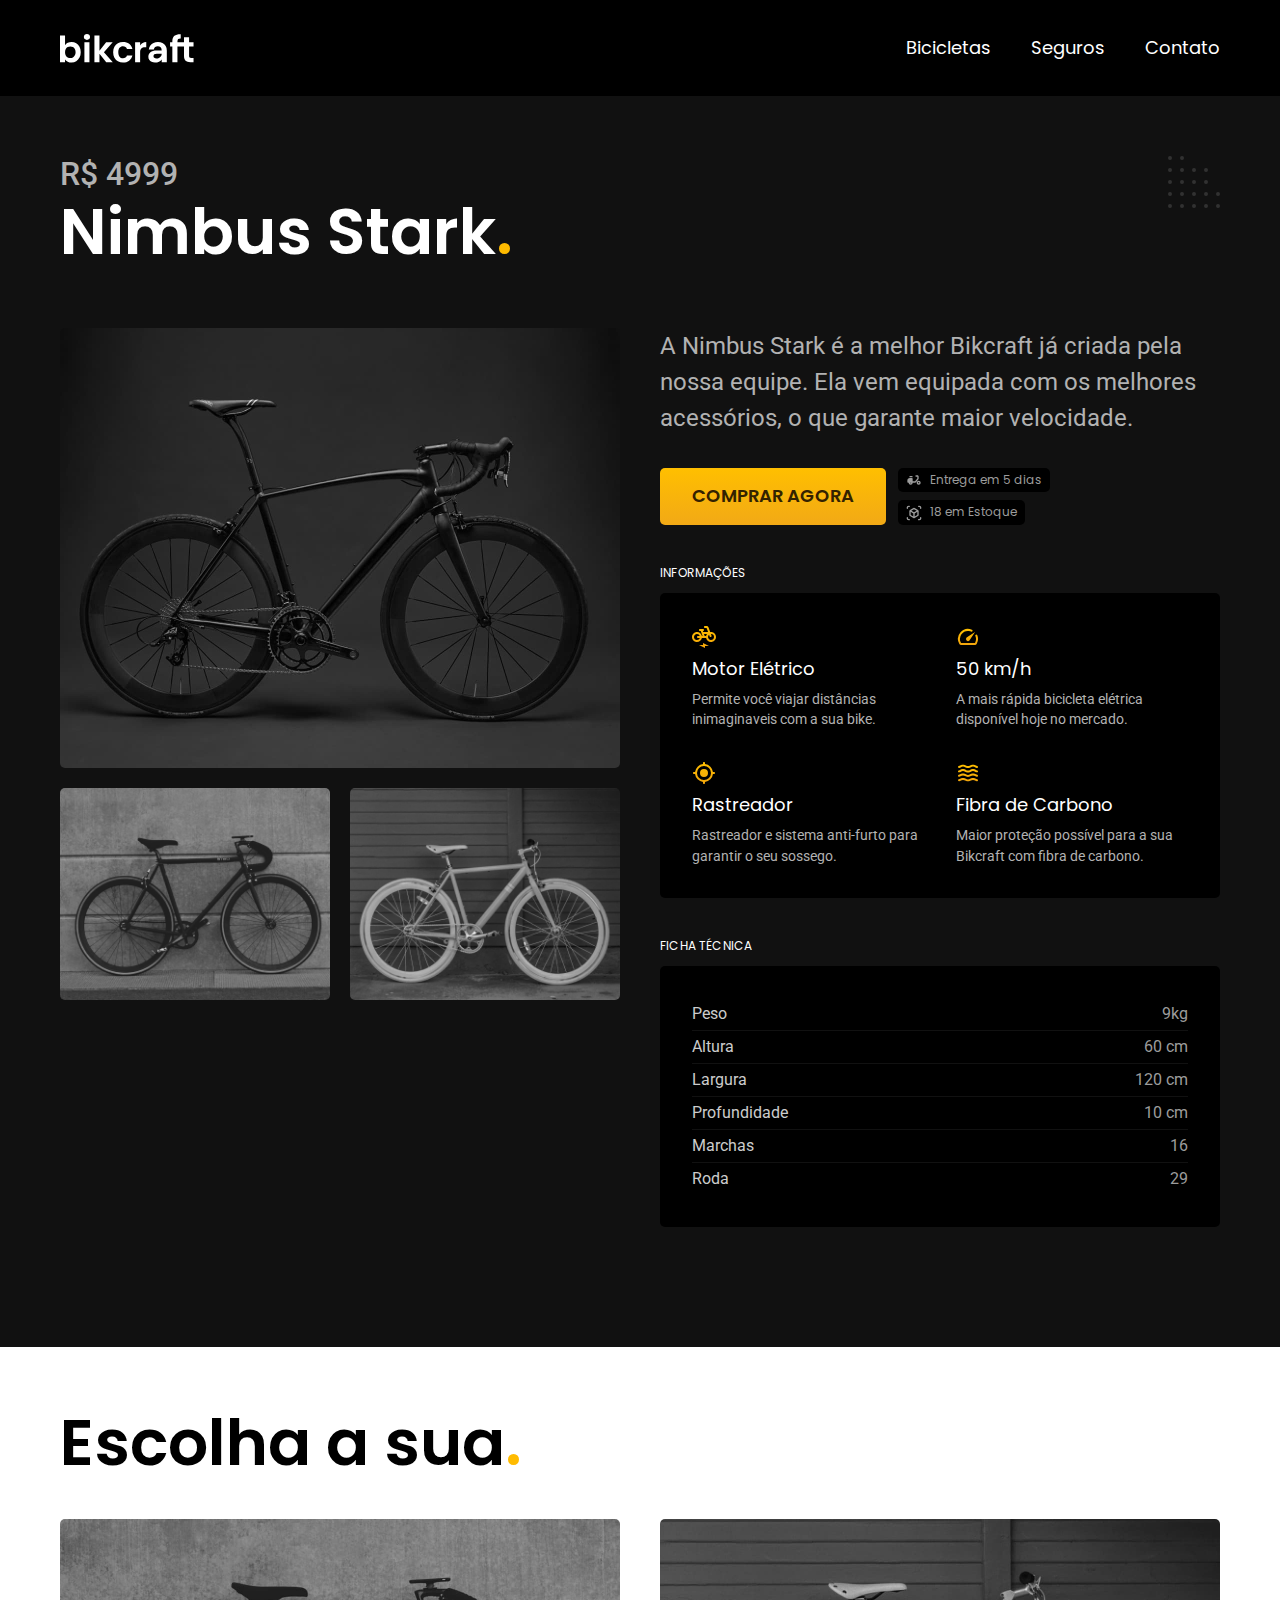
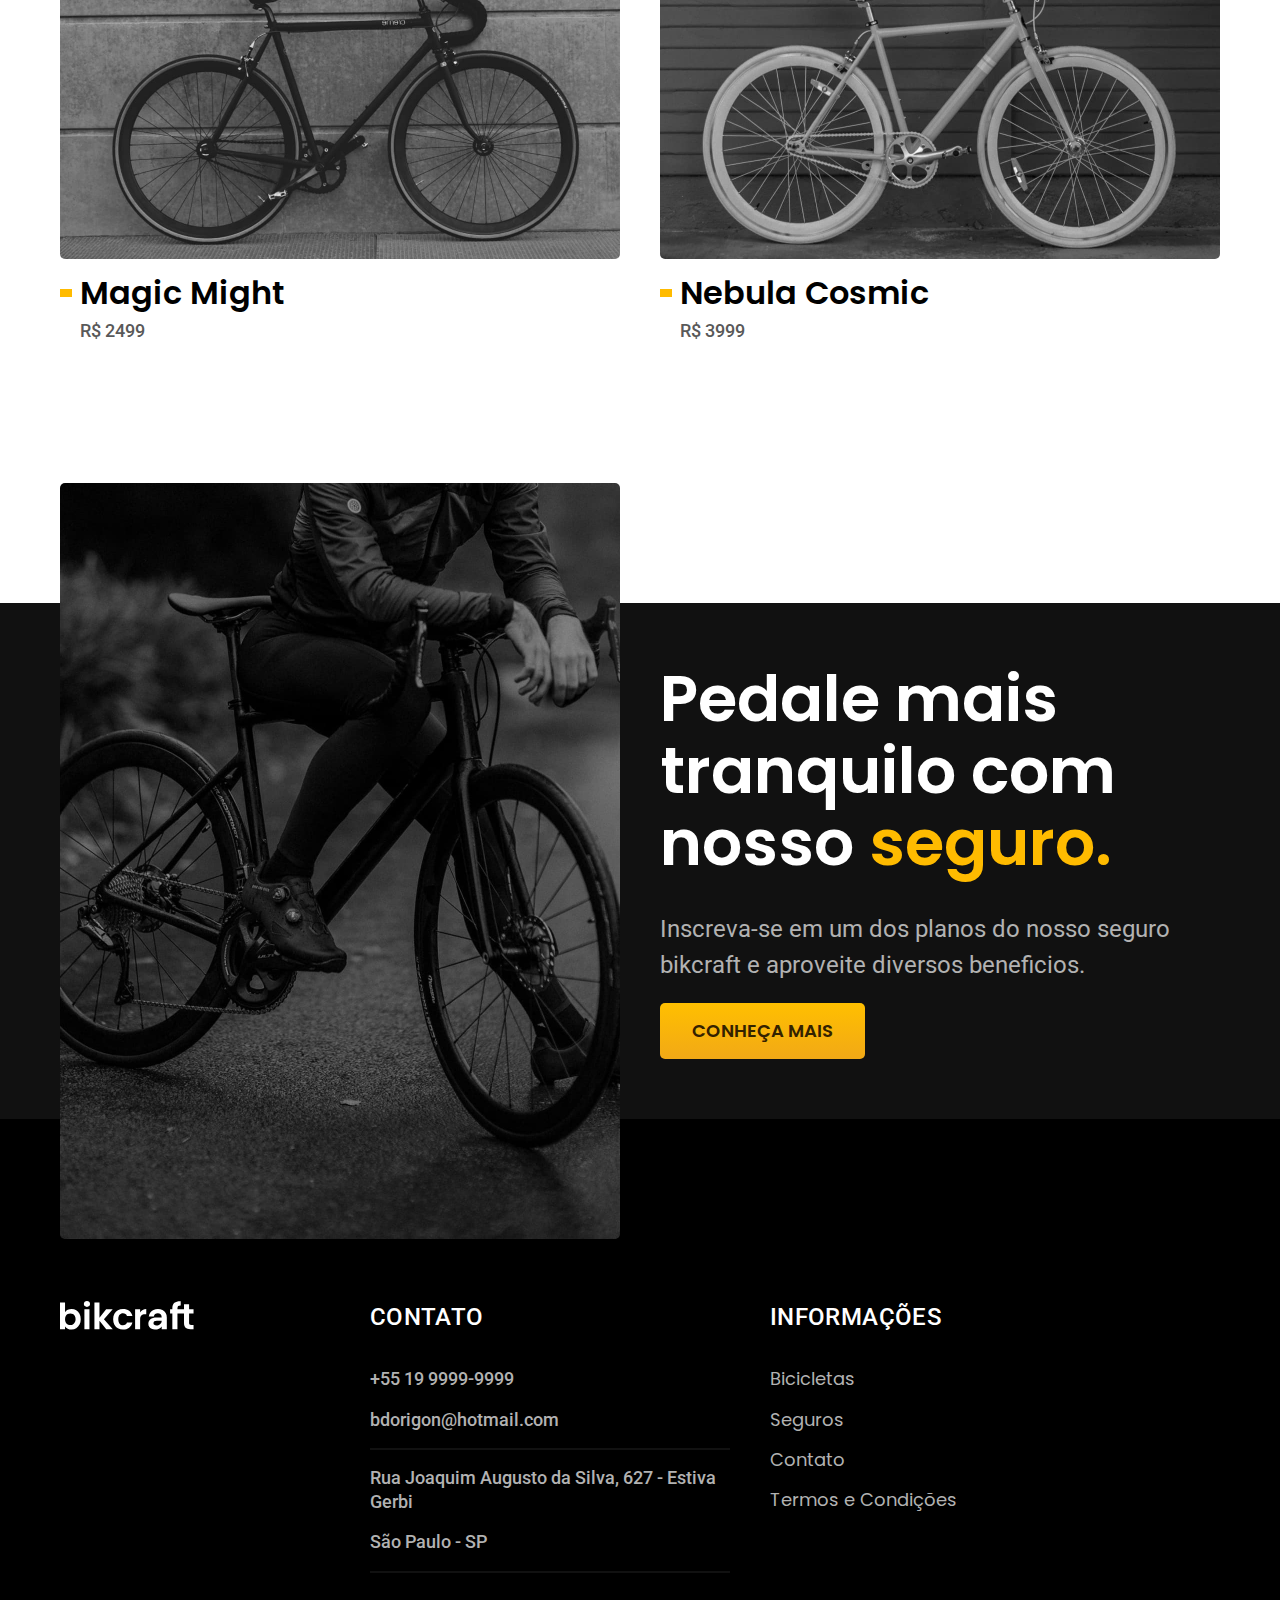
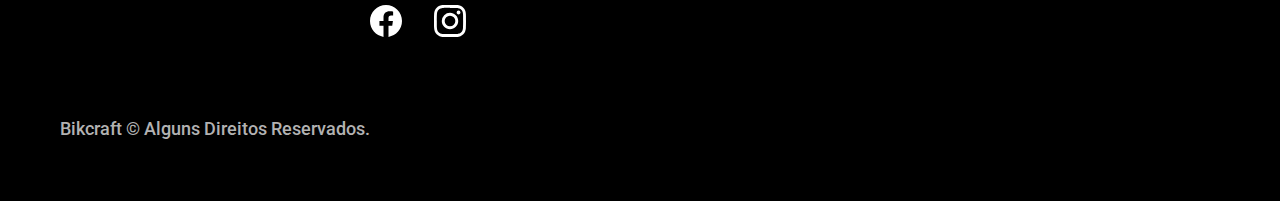
<file: bicicletas/nimbus.html>
<!DOCTYPE html>
<html lang="pt-br">
<head>
  <meta charset="UTF-8">
  <meta http-equiv="X-UA-Compatible" content="IE=edge">
  <meta name="viewport" content="width=device-width, initial-scale=1.0">
  <meta name="description" content="Termos e condições de usuário da pagina bikcraft">
  <link rel="preconnect" href="https://fonts.googleapis.com">
  <link rel="preconnect" href="https://fonts.gstatic.com" crossorigin>
  <link
    href="https://fonts.googleapis.com/css2?family=Merriweather:ital,wght@1,900&family=Poppins:wght@400;600&family=Roboto:wght@400;500&display=swap"
    rel="stylesheet">
  <link rel="stylesheet" href="../css/style.min.css
">
  <link rel="shortcut icon" href="../favicon.svg" type="image/svg+xml">
  <title>Nimbus | Bikcraft</title>
  <script>document.documentElement.classList.add('js')</script>
</head>
<body id="bicicleta">
  <header class="header-bg">
    <div class="header container">
      <a href="../">
        <img src="../img/bikcraft.svg" width="136" height="32"  alt="logo da bikcraft">
      </a>
      <nav aria-label="primaria">
        <ul class="header-menu fonte-1-m cor-0">
          <li><a href="../bicicletas.html">Bicicletas</a></li>
          <li><a href="../seguros.html">Seguros</a></li>
          <li><a href="../contato.html">Contato</a></li>
        </ul>
      </nav>
    </div>
  </header>

  <main class="titulo-bg">
    <div>
      <div class="titulo container">
        <p class="fonte-2-xl cor-5">R$ 4999</p>
        <h1 class="fonte-1-xxl cor-0">Nimbus Stark<span class="cor-p1">.</span></h1>
      </div>
      <div class="bicicleta container">
        <div class="bicicleta-imagem">
          <img src="../img/bicicleta/nimbus1.jpg" width="1120" height="880" alt="Bicicleta-nimbus">
          <img src="../img/bicicleta/nimbus2.jpg" width="1120" height="880" alt="Bicicleta-magic">
          <img src="../img/bicicleta/nimbus3.jpg" width="1120" height="880" alt="Bicicleta-nebula">
        </div>
        <div class="bicicleta-conteudo">
          <p class="fonte-2-l cor-5">A Nimbus Stark é a melhor Bikcraft já criada pela nossa equipe. Ela vem equipada com os melhores acessórios, o que garante maior velocidade.</p>
          <div class="bicicleta-comprar">
            <a class="botao" href="../orcamento.html?tipo=bikcraft&produto=nimbus">Comprar Agora</a>
            <span class="fonte-1-xs cor-6"><img src="../img/icones/entrega.svg" width="16" height="16" alt=""> Entrega em 5 dias</span>
            <span class="fonte-1-xs cor-6"><img src="../img/icones/estoque.svg" width="16" height="16" alt=""> 18 em Estoque</span>
          </div>
          <h2 class="fonte-1-xs cor-0">Informações</h2>
          <ul class="bicicleta-informacoes">
            <li>
              <img src="../img/icones/eletrica.svg" width="32" height="32" alt="">
              <h3 class="fonte-1-m cor-0">Motor Elétrico</h3>
              <p class="fonte-2-xs cor-5">Permite você viajar distâncias inimaginaveis com a sua bike.</p>
            </li>
            <li>
              <img src="../img/icones/velocidade.svg" width="32" height="32" alt="">
              <h3 class="fonte-1-m cor-0">50 km/h</h3>
              <p class="fonte-2-xs cor-5">A mais rápida bicicleta elétrica disponível hoje no mercado.</p>
            </li>
            <li>
              <img src="../img/icones/rastreador.svg" width="32" height="32" alt="">
              <h3 class="fonte-1-m cor-0">Rastreador</h3>
              <p class="fonte-2-xs cor-5">Rastreador e sistema anti-furto para garantir o seu sossego.</p>
            </li>
            <li>
              <img src="../img/icones/carbono.svg" width="32" height="32" alt="">
              <h3 class="fonte-1-m cor-0">Fibra de Carbono</h3>
              <p class="fonte-2-xs cor-5">Maior proteção possível para a sua Bikcraft com fibra de carbono.</p>
            </li>
          </ul>
          <h2 class="fonte-1-xs cor-0">Ficha Técnica</h2>
          <ul class="bicicleta-ficha fonte-2-s cor-4">
            <li>
              Peso <span>9kg</span>
            </li>
            <li>
              Altura <span>60 cm</span>
            </li>
            <li>
              Largura <span>120 cm</span>
            </li>
            <li>
              Profundidade <span>10 cm</span>
            </li>
            <li>
              Marchas <span>16</span>
            </li>
            <li>
              Roda <span>29</span>
            </li>
          </ul>
        </div>
      </div>
    </div>
  </main>

  <article class="bicicletas-lista container">
    <h2 class="fonte-1-xxl cor-11">Escolha a sua<span class="cor-p1">.</span></h2>
    <ul>
      <li>
        <a href="../bicicletas/magic.html">
          <img src="../img/bicicletas/magic.jpg" width="1120" height="680" alt="bicicleta elétrica">
          <h3 class="fonte-1-xl cor-11">Magic Might</h3>
          <span class="fonte-2-m cor-8">R$ 2499</span>
        </a>
      </li>

      <li>
        <a href="../bicicletas/nebula.html">
          <img src="../img/bicicletas/nebula.jpg" width="1120" height="680" alt="bicicleta elétrica">
          <h3 class="fonte-1-xl cor-11">Nebula Cosmic</h3>
          <span class="fonte-2-m cor-8">R$ 3999</span>
        </a>
      </li>
    </ul>
  </article>

  <article class="seguro-bg">
    <div class="seguro container">
      <div class="seguro-imagem">
        <img src="../img/fotos/seguros.jpg" width="1360" height="1512" alt="pessoa em cima da bikcraft">
      </div>
      <div class="seguro-conteudo">
        <h2 class="fonte-1-xxl cor-0">Pedale mais tranquilo com nosso <span class="cor-p1">seguro.</span></h2>
        <p class="fonte-2-l cor-5">Inscreva-se em um dos planos do nosso seguro bikcraft e aproveite diversos beneficios.</p>
        <a class="botao" href="../seguros.html">Conheça Mais</a>
      </div>
    </div>
  </article>
  
  <footer class="footer-bg">
    <div class="footer container">
      <img src="../img/bikcraft.svg" width="136" height="32" alt="">
    
      <div class="footer-contato">
        <h3 class="fonte-2-l-b cor-0">Contato</h3>
        <ul class="fonte-2-m cor-5">
          <li><a href="tel:+551999999999">+55 19 9999-9999</a></li>
          <li><a href="mailto: bdorigon@hotmail.com">bdorigon@hotmail.com</a></li>
          <li>Rua Joaquim Augusto da Silva, 627 - Estiva Gerbi</li>
          <li>São Paulo - SP</li>
        </ul>
        <div class="footer-redes">
          <a href="https://www.facebook.com/BrunoXDDorigon/" target="_blank">
            <img src="../img/redes/facebook.svg" width="32" height="32" alt="facebook da pagina">
          </a>
          <a href="https://www.instagram.com/bdorigon/" target="_blank">
            <img src="../img/redes/instagram.svg" width="32" height="32" alt="instagram da pagina">
          </a>
        </div>
      </div>

      <div class="footer-info">
        <h3 class="fonte-2-l-b cor-0">INFORMAÇÕES</h3>
        <ul class="fonte-1-m cor-5">
          <li><a href="../bicicletas.html">Bicicletas</a></li>
          <li><a href="../seguros.html">Seguros</a></li>
          <li><a href="../contato.html">Contato</a></li>
          <li><a href="../termos.html">Termos e Condições</a></li>
        </ul>
      </div>
      <p class="footer-copy fonte-2-m cor-5">Bikcraft © Alguns Direitos Reservados.</p>
    </div>
  </footer>
  <script src="../js/script.js"></script>
</body>
</html>
</file>
<file: css/style.min.css>
body{font-family:Arial,Helvetica,sans-serif;margin:0}blockquote,dd,h1,h2,h3,h4,p,ul{margin:0;padding:0}ul{list-style-type:none}a{text-decoration:none;color:inherit}img{display:block;max-width:100%;height:auto}img[src$=".jpg"]{border-radius:5px}.fonte-1-xs{font:400 0.75rem/1.35 Poppins,sans-serif}.fonte-2-xs{font:400 0.875rem/1.43 roboto,sans-serif}.fonte-1-s{font:400 1rem/1.5 Poppins,sans-serif}.fonte-2-s{font:400 1rem/1.5 roboto,sans-serif}.fonte-1-m,.fonte-1-m-b{font:400 1.125rem/1.35 poppins,sans-serif}.fonte-1-m-b{font-weight:600}.fonte-2-m{font:500 1.125rem/1.35 Roboto,sans-serif}.fonte-1-l,.fonte-1-l-b{font:400 1.5rem/1.35 poppins,sans-serif}.fonte-1-l-b{font-weight:600}.fonte-2-l,.fonte-2-l-b{font:400 1.5rem/1.5 Roboto,sans-serif}.fonte-2-l-b{font-weight:500;letter-spacing:.015em;text-transform:uppercase}.fonte-1-xl{font:600 2rem/1.125 poppins,sans-serif}.fonte-2-xl{font:500 2rem/1.125 roboto,sans-serif}.fonte-1-xxl{font:600 4rem/1.125 Poppins,sans-serif}@media(max-width:1200px){.fonte-1-xxl{font-size:3rem}.fonte-2-l,.fonte-2-l-b{font-size:1.125rem}}@media(max-width:800px){.fonte-1-xxl{font-size:2rem}.fonte-1-xl,.fonte-2-xl{font-size:1.5rem}}:root{--cor-0:#ffffff;--cor-1:#f7f7f7;--cor-2:#ededed;--cor-3:#dedede;--cor-4:#cccccc;--cor-5:#b2b2b2;--cor-6:#9c9c9c;--cor-7:#717171;--cor-8:#595959;--cor-9:#404040;--cor-10:#2e2e2e;--cor-11:#111111;--cor-12:#000000;--cor-p1:#FFBB00;--cor-p2:#E5A40B;--cor-p3:#A66F00;--cor-p4:#664400;--cor-p5:#332200}.cor-0{color:var(--cor-0)}.cor-2{color:var(--cor-2)}.cor-3{color:var(--cor-3)}.cor-4{color:var(--cor-4)}.cor-5{color:var(--cor-5)}.cor-6{color:var(--cor-6)}.cor-7{color:var(--cor-7)}.cor-8{color:var(--cor-8)}.cor-9{color:var(--cor-9)}.cor-10{color:var(--cor-10)}.cor-9{color:var(--cor-11)}.cor-12{color:var(--cor-12)}.cor-p1{color:var(--cor-p1)}.cor-2{color:var(--cor-p2)}.cor-p3{color:var(--cor-p3)}.cor-p4{color:var(--cor-p4)}.cor-p5{color:var(--cor-p5)}.js .fadeInDown{transform:translate3d(0,-20px,0)}.js .fadeInUp{transform:translate3d(0,20px,0)}.js .fadeInRight{transform:translate3d(20px,0,0)}.js .fadeInleft{transform:translate3d(-20px,0,0)}.js [data-anime]{opacity:0}.js .anime{opacity:1;transform:none;transition:transform .8s,opacity .8s}.header-bg{background-color:var(--cor-12)}.header{display:flex;flex-wrap:wrap;gap:20px;justify-content:space-between;align-items:center;padding-top:20px;padding-bottom:20px}.header-menu{display:flex;gap:40px;flex-wrap:wrap}.header-menu a{display:inline-block;padding:16px 0;position:relative}.header-menu a::after{content:"";display:block;width:0;height:2px;background-color:var(--cor-0);margin-top:4px;transition:.3s;position:absolute}.header-menu a.ativo::after,.header-menu a:hover::after{width:100%}@media(max-width:800px){.header-menu{gap:20px}.header-menu a{background-color:var(--cor-11);padding:12px 16px;border-radius:5px}.header-menu a:hover{background-color:var(--cor-10);transition:.3s}.header-menu a::after{display:none}}@media(max-width:600px){.header-menu{gap:20px}.header-menu a{font-size:14px;padding:8px 12px}}.intro-bg{background:var(--cor-12);box-shadow:inset 0 -120px var(--cor-0)}.intro{display:grid;grid-template-columns:1fr 1fr;gap:0 40px}.intro img{width:100%;height:100%;object-fit:cover;border-radius:5px}.intro-conteudo{align-self:end;padding-bottom:200px}.intro-conteudo h1{margin-bottom:32px}.intro-conteudo p{margin-bottom:20px}@media(max-width:800px){.intro-bg{padding-top:40px;box-shadow:inset 0 -60px var(--cor-0)}.intro{grid-template-columns:1fr;gap:32px}.intro-conteudo{padding-bottom:0}.intro-conteudo h1{margin-bottom:16px}.intro-conteudo p{font-size:16px}.intro img{height:300px;width:100%}}.tecnologia-bg{background-color:var(--cor-12);color:var(--cor-0);box-shadow:inset 0 80px var(--cor-0),inset 0 -80px var(--cor-0)}.tecnologia{display:grid;grid-template-columns:1fr 1fr;gap:40px}.tecnologia-imagem img{width:100%;height:100%;object-fit:cover;object-position:left}.tecnologia-conteudo{padding-top:160px;padding-bottom:160px}.tecnologia-conteudo>span{display:block;margin-bottom:24px}.tecnologia-conteudo h2{margin-bottom:32px}.tecnologia-conteudo>p{margin-bottom:20px}.tecnologia-conteudo a{margin-bottom:80px}.tecnologia-vantagens{display:flex;gap:40px}.tecnologia-vantagens img{width:24px;margin-bottom:8px}.tecnologia-vantagens h3{margin-bottom:8px;width:max-content}@media(max-width:800px){.tecnologia-bg{box-shadow:initial}.tecnologia{grid-template-columns:1fr}.tecnologia-conteudo{padding-top:60px;padding-bottom:60px}.tecnologia-imagem{display:none}.tecnologia-conteudo a{margin-bottom:60px}}@media(max-width:600px){.tecnologia-vantagens{flex-direction:column}}.parceiros{padding-top:60px;padding-bottom:120px}.parceiros h2{margin-bottom:60px}.parceiros ul{max-width:1400px;display:grid;grid-template-columns:repeat(4,1fr);padding:0 20px;margin:0 auto}.parceiros li{display:flex;padding:32px;border-left:2px solid var(--cor-2)}.parceiros img{margin:auto}.parceiros li:first-child,.parceiros li:nth-child(5){border-left:none}.parceiros li:nth-child(n+5){border-top:2px solid var(--cor-2)}@media(max-width:800px){.parceiros{padding-bottom:60px}.parceiros h2{margin-bottom:20px}.parceiros ul{grid-template-columns:repeat(2,1fr)}.parceiros li:nth-child(n+3){border-top:2px solid var(--cor-2)}.parceiros li:nth-child(odd){border-left:none}}.depoimento{display:grid;grid-template-columns:1fr 1fr;background-color:var(--cor-p1);overflow:hidden}.depoimento img{border-radius:0;width:100%;height:100%;object-fit:cover}.depoimento-conteudo{padding:40px 40px 80px 80px;align-self:end;background:url("../img/dec/bottom-right-p.svg") no-repeat bottom 40px right 40px}.depoimento-conteudo p{font-family:Merriweather,serif;font-style:italic;font-weight:900;margin-bottom:32px;max-width:32ch;position:relative}.depoimento p::after,.depoimento p::before{font-size:5rem;color:var(--cor-p2);position:absolute}.depoimento p::before{content:'“';left:-50px;top:-20px}.depoimento p::after{content:"”"}@media(min-width:1200px){.depoimento img{max-height:520px}}@media(max-width:800px){.depoimento{grid-template-columns:1fr;text-align:center}.depoimento img{height:200px}.depoimento-conteudo{padding:40px 20px;justify-self:center}}.container{box-sizing:border-box;max-width:1200px;padding-left:20px;padding-right:20px;margin-left:auto;margin-right:auto}.botao{display:inline-block;background-image:linear-gradient(#ffbf00,#f2a916);padding:16px 32px;color:#320;border-radius:5px;text-transform:uppercase;font:600 1.125rem/1.35 poppins,sans-serif;max-width:max-content;border:none;cursor:pointer}.botao:hover{background-image:linear-gradient(#ffb600,#f2a50c)}.botao.secundario{background:var(--cor-10);color:var(--cor-4)}.botao.secundario:hover{background:var(--cor-9)}.botao.seta{display:flex;align-items:center}.botao.seta:hover::after{transform:translateX(4px)}.botao.seta::after{content:"";display:inline-block;width:18px;height:10px;margin-left:12px;background-image:url("../img/icones/seta.svg");transition:.2s}@media(max-width:600px){.botao{padding:12px 16px;font-size:1rem}}.link{display:inline-block;color:var(--cor-p1);font:500 1.5rem/1.5 poppins,sans-serif;text-transform:uppercase}.link::after{content:"";display:block;width:100%;height:4px;background-color:currentColor;margin-top:4px}.link:hover{color:var(--cor-0)}.titulo-bg{background-color:var(--cor-11);padding-top:60px;padding-bottom:60px}.titulo{background:url("../img/dec/top-right.svg") no-repeat top right 20px}.titulo p{margin-bottom:4px}@media(max-width:800px){.titulo-bg{padding-top:40px;padding-bottom:40px}.titulo p{font-size:1rem;text-transform:lowercase;font-weight:400}}.form{display:grid;grid-template-columns:1fr 1fr;gap:20px}.form label{display:block;font:600 1rem/1.5 poppins,sans-serif;margin-bottom:4px}.form .col-2{grid-column:span 2}.form input[type=email],.form input[type=text],.form textarea{font:400 1rem/1.5 roboto,sans-serif;background:var(--cor-1);border:1px solid var(--cor-2);padding:12px;border-radius:5px;width:100%;box-sizing:border-box}.form input[type=email]:focus,.form input[type=text]:focus,.form textarea:focus{outline:0;border-color:var(--cor-p1);background-color:var(--cor-0);box-shadow:0 0 0 2px #fea}.form textarea{resize:none}@media(max-width:600px){.form{grid-template-columns:1fr}.form .col-2{grid-column:1}}.bicicletas-lista{padding-top:60px;padding-bottom:120px}.bicicletas-lista h2{margin-bottom:40px}.bicicletas-lista ul{display:flex;gap:40px;padding:0 20px 20px 20px;max-width:1400px;margin-left:auto;margin-right:auto;overflow-x:auto}#bicicleta .bicicletas-lista ul{padding:0 0 20px 0}.bicicletas-lista li{flex:1;min-width:280px}.bicicletas-lista a{display:block}.bicicletas-lista img{margin-bottom:16px}.bicicletas-lista li h3{margin-bottom:8px;display:flex;align-items:center}.bicicletas-lista li h3::before{content:"";display:inline-block;background-color:var(--cor-p1);height:8px;width:12px;margin-right:8px;transition:.2s}.bicicletas-lista a:hover h3::before{width:24px}.bicicletas-lista li span{padding-left:20px}@media(max-width:800px){.bicicletas-lista{padding-bottom:60px}.bicicletas-lista ul{gap:20px}}.bicicletas-bg{background-color:var(--cor-11);background-image:linear-gradient(to right,var(--cor-0) 30%,var(--cor-11) 0)}.bicicletas{display:grid;grid-template-columns:1fr 1fr;gap:40px;padding-top:60px;padding-bottom:60px;background:url("../img/dec/top-right.svg") no-repeat top 40px right 20px}.bicicletas-conteudo{display:grid;grid-template-columns:1fr auto;align-content:start}.bicicletas-imagem{display:grid}.bicicletas-imagem img{grid-area:1/1}.bicicletas-imagem span{background-color:var(--cor-12);padding:8px 16px 8px 8px;display:inline-block;grid-area:1/1;place-self:start end;margin-top:20px;border-radius:5px 0 0 5px}.bicicletas-conteudo h2,p{grid-column:1/-1}.bicicletas-conteudo h2{margin-bottom:20px}.bicicletas-conteudo h2::before{content:"";display:block;width:12px;height:8px;background-color:var(--cor-p1);margin-bottom:8px}.bicicletas-conteudo p{margin-bottom:32px}.bicicletas-conteudo a{place-self:end}.bicicletas-conteudo ul{display:grid;gap:16px}.bicicletas-conteudo li{display:flex;align-items:center}.bicicletas-conteudo li img{width:24px;margin-right:8px}@media(max-width:800px){.bicicletas-bg{background-image:linear-gradient(var(--cor-11))}.bicicletas{grid-template-columns:1fr;gap:20px;padding-top:40px;padding-bottom:40px}.bicicletas-conteudo h2::before{display:none}}@media(max-width:600px){.bicicletas-conteudo{grid-template-columns:1fr}.bicicletas-conteudo ul{font-size:1rem;margin-bottom:32px;grid-template-columns:1fr 1fr}.bicicletas-conteudo a{place-self:start}}.bicicleta{display:grid;grid-template-columns:1fr 1fr;align-items:start;gap:40px;padding-top:60px;padding-bottom:60px}#bicicleta .titulo p{text-transform:uppercase}.bicicleta-imagem{display:flex;flex-wrap:wrap;gap:20px}.bicicleta-imagem img{flex:1;min-width:200px}.bicicleta-imagem img:first-child{min-width:100%}.bicicleta-conteudo>p{margin-bottom:32px}.bicicleta-comprar{display:grid;grid-template-columns:max-content auto;align-items:center;justify-items:start;gap:8px 12px;margin-bottom:40px}.bicicleta-comprar a{grid-row:span 2}.bicicleta-comprar span{display:flex;align-items:center;background-color:var(--cor-12);padding:4px 8px;border-radius:5px;gap:8px}.bicicleta-conteudo h2{text-transform:uppercase;letter-spacing:.015em;margin-bottom:12px}.bicicleta-ficha,.bicicleta-informacoes{padding:32px;background-color:var(--cor-12);border-radius:5px}.bicicleta-informacoes{margin-bottom:40px;display:grid;grid-template-columns:1fr 1fr;gap:32px}.bicicleta-informacoes img{width:24px;margin-bottom:8px}.bicicleta-informacoes h3{margin-bottom:8px}.bicicleta-ficha li{padding:4px 0;display:flex;justify-content:space-between;border-bottom:1px solid var(--cor-11)}.bicicleta-ficha li:last-child{border-bottom:none}.bicicleta-ficha span{color:var(--cor-6)}@media(max-width:800px){.bicicleta{grid-template-columns:1fr;padding-top:40px;padding-bottom:40px}.bicicleta-imagem{grid-row:2}}@media(max-width:400px){.bicicleta-informacoes{grid-template-columns:1fr}.bicicleta-comprar{grid-template-columns:1fr}}.seguro-bg{background-color:var(--cor-11);box-shadow:inset 0 120px var(--cor-0),inset 0 -120px var(--cor-12)}.seguro{display:grid;grid-template-columns:1fr 1fr;gap:40px}.seguro-imagem img{width:100%;height:100%;object-fit:cover}.seguro-conteudo{padding-top:180px;padding-bottom:180px}.seguro-conteudo h2{margin-bottom:32px}.seguro-conteudo p{margin-bottom:20px}@media(max-width:800px){.seguro-bg{box-shadow:inset 0 -60px var(--cor-12)}.seguro{grid-template-columns:1fr}.seguro-imagem{height:500px}.seguro-conteudo{grid-row:1;padding-top:40px;padding-bottom:0}}#contato{background-image:linear-gradient(var(--cor-11) 600px,var(--cor-1) 0)}.contato{display:grid;grid-template-columns:5fr 7fr}.contato-dados,.contato-formulario{padding:60px;box-shadow:0 1px 2px rgba(0,0,0,.1)}.contato-dados{border-radius:5px 0 0 5px;background:var(--cor-12) url("../img/dec/bottom-left.svg") no-repeat bottom 20px left 20px}.contato-dados h2{margin-bottom:60px}.contato-endereco{margin-bottom:32px;background:url("../img/icones/local.svg") no-repeat 0 2px;padding-left:28px}.contato-endereco p{margin-bottom:8px}.contato-meios a{display:block;max-width:max-content;margin-bottom:8px;padding-left:28px}.contato-meios a:hover{color:var(--cor-0)}.contato-meios a:first-child{background:url("../img/icones/email.svg") no-repeat 0 2px}.contato-meios a:nth-child(2){margin-bottom:32px}.contato-meios a:nth-child(3){background:url("../img/icones/telefone.svg") no-repeat 0 2px;margin-bottom:60px}.contato-redes{display:flex;gap:32px;padding-left:28px}.contato-formulario{border-radius:0 5px 5px 0;background:var(--cor-0) url("../img/dec/bottom-right-p.svg") no-repeat bottom 20px right 20px}@media(max-width:800px){.contato{grid-template-columns:1fr}.contato-dados,.contato-formulario{padding:20px}.contato-dados{border-radius:5px 5px 0 0;background:var(--cor-12)}.contato-dados h2,.contato-meios a:nth-child(3){margin-bottom:32px}.contato-formulario{border-radius:0 0 5px 5px}.contato-redes{margin-bottom:12px}}.lojas{display:grid;grid-template-columns:1fr 1fr;gap:0 40px;padding-top:120px;padding-bottom:120px}.lojas h2{grid-column:1/-1;margin-bottom:60px}.lojas-item img{border-radius:5px 5px 0 0}.lojas-item{border-radius:5px;background:var(--cor-0);box-shadow:0 1px 2px rgba(0,0,0,.1)}.lojas-conteudo{display:grid;grid-template-columns:1fr 1fr;gap:32px 16px;padding:32px}.lojas-conteudo h3,.lojas-tempo{grid-column:1/-1}.lojas-dados{display:grid;gap:8px;border-left:2px solid var(--cor-2);padding-left:12px}.lojas-tempo{display:flex;align-items:center;gap:8px}@media(max-width:800px){.lojas{gap:20px;padding-top:60px;padding-bottom:60px}.lojas h2{margin-bottom:32px}.lojas-conteudo{grid-template-columns:1fr}}@media(max-width:600px){.lojas{grid-template-columns:1fr}}#orcamento{background:linear-gradient(var(--cor-11) 600px,var(--cor-1) 0)}.orcamento{display:grid;grid-template-columns:5fr 7fr;padding-bottom:120px}.orcamento h2{text-transform:uppercase;position:relative;display:flex;align-items:center}.orcamento h2::before{content:"";display:inline-block;width:4px;height:8px;background:var(--cor-p1);position:absolute;left:-12px}.orcamento-dados{background:var(--cor-0) url("../img/dec/bottom-right.svg") no-repeat bottom 20px right 20px}.orcamento-produto{border-radius:5px 0 0 5px;display:grid;grid-template-columns:1fr 1fr;align-content:start;gap:20px;background:var(--cor-12) url("../img/dec/bottom-left.svg") no-repeat bottom 20px left 20px}.orcamento-produto>*{grid-column:1/-1}.orcamento-produto>label{grid-column:initial}.orcamento-produto label{color:var(--cor-4);background-color:var(--cor-10);display:grid;grid-template-columns:auto 1fr auto;align-items:center;padding:12px 16px;border-radius:5px;font:400 1rem/1.5 poppins,sans-serif;cursor:pointer;border:1px solid var(--cor-10)}.orcamento-produto label::before{content:"";display:inline-block;width:12px;height:12px;border:1px solid var(--cor-6);border-radius:50%;margin-right:8px;box-sizing:border-box}.orcamento-produto input:checked+label::before{border-color:var(--cor-7);box-shadow:inset 0 0 0 3px var(--cor-0),inset 0 0 0 6px var(--cor-7)}.orcamento-produto label:hover{background-color:var(--cor-9);border-color:var(--cor-9)}.orcamento-produto label:focus{background-color:var(--cor-9);box-shadow:0 0 0 2px var(--cor-p1)}.orcamento-produto label span{display:none}.orcamento-produto input:checked+label span{display:inline-block}.orcamento-produto input{opacity:0;position:absolute;pointer-events:none}.orcamento-produto input:checked+label{background:var(--cor-0);color:var(--cor-11)}.orcamento-produto input:focus+label{box-shadow:0 0 0 2px var(--cor-p1);border-color:var(--cor-12)}.orcamento-conteudo h2,.orcamento-dados h2:nth-of-type(n+2){margin-top:20px}.orcamento-dados,.orcamento-produto{padding:60px;box-shadow:0 1px 2px rgba(0,0,0,.1)}#bikcraft:checked~#orcamento-bikcraft,#seguro:checked~#orcamento-seguro{display:grid;gap:20px}.orcamento-conteudo{display:none}.orcamento-detalhes{display:none;background:var(--cor-0);padding:20px;grid-template-columns:1fr 1fr;border-radius:5px;align-items:center}.orcamento-detalhes li{display:flex;align-items:center;margin-bottom:8px}.orcamento-detalhes li img{width:16px;margin-right:8px}.orcamento-produto input:checked+label+.orcamento-detalhes{display:grid}@media(max-width:1200px){.orcamento-dados,.orcamento-produto{padding:32px}}@media(max-width:800px){.orcamento{grid-template-columns:1fr}.orcamento-dados{border-radius:0 0 5px 5px}.orcamento-produto{border-radius:5px 5px 0 0;background:var(--cor-12)}}@media(max-width:400px){.orcamento-produto{grid-template-columns:1fr}}.seguros-bg{background-color:var(--cor-11)}.seguros{padding-top:60px;padding-bottom:60px;display:grid;grid-template-columns:1fr 1fr;gap:40px;align-items:center}#seguros .seguros{padding-top:0}.seguros h2{grid-column:1/-1}.seguros-item{background-color:var(--cor-12);padding:32px 32px 32px 60px;display:grid;grid-template-columns:1fr auto;border-radius:5px}.seguros-item h3{margin-bottom:40px}.seguros-item span{grid-column:2;display:block;text-align:right}.seguros-item ul{grid-column:1/-1;margin-bottom:32px}.seguros-item li+li{margin-top:20px}.seguros-item li{display:flex;align-items:center;position:relative}.seguros-item li::before{content:"";display:inline-block;width:13px;height:9px;background-image:url("../img/icones/lista.svg");position:absolute;left:-21px}.seguros-item a{grid-column:1/-1}@media(max-width:800px){.seguros{grid-template-columns:1fr}}.termos{padding-top:80px;padding-bottom:80px}.termos h2{margin-bottom:20px}.termos p+h2{margin-top:40px}.termos p{margin-bottom:24px;max-width:75ch}.vantagens-bg{background-color:var(--cor-12);--padding:120px}.vantagens{padding-top:var(--padding);padding-bottom:var(--padding)}.vantagens h2{margin-bottom:60px}.vantagens ul{display:grid;grid-template-columns:repeat(auto-fit,minmax(280px,max-content));gap:40px 80px}.vantagens h3,.vantagens img{margin-bottom:8px}@media(max-width:800px){.vantagens{--padding:60px}.vantagens h2{margin-bottom:40px}.vantagens ul{gap:20px}}.perguntas{padding-top:120px;padding-bottom:120px}.perguntas h2{margin-bottom:60px}.perguntas dl>div{padding:20px;border-radius:5px}.perguntas dl>div:nth-child(odd){background-color:var(--cor-2)}.perguntas button{display:grid;grid-template-columns:auto 1fr auto;align-items:center;gap:8px;cursor:pointer;border:none;background:0 0;width:100%;text-align:left}.perguntas button::before{content:"";display:inline-block;width:12px;height:8px;background-color:var(--cor-p1)}.perguntas button::after{content:"";display:inline-block;width:14px;height:6px;background-image:url("../img/icones/seta-abrir.svg");transition:.3s}.perguntas button:hover::after,.perguntas button[aria-expanded=true]::after{transform:rotate(180deg)}.js .perguntas dd{display:none}.js .perguntas dd.ativa{display:block}.perguntas dd{padding-left:20px;padding-top:16px;max-width:80ch}@media(max-width:800px){.perguntas{padding-top:60px;padding-bottom:60px}.perguntas h2{margin-bottom:40px}}.footer-bg{background-color:var(--cor-12)}.footer{display:grid;grid-template-columns:3fr 4fr 5fr;padding-top:60px;padding-bottom:60px;gap:40px}.footer h3{margin-bottom:32px}.footer li{margin-bottom:16px}.footer-contato li:nth-child(2n)::after{content:"";display:block;width:360px;height:2px;background-color:var(--cor-11);margin-top:16px}.footer-contato ul{margin-bottom:32px}.footer a:hover{color:var(--cor-0)}.footer-redes{display:flex;gap:32px}.footer-copy{grid-column:1/-1;margin-top:40px}@media(max-width:800px){.footer img{display:none}.footer{grid-template-columns:1fr 1fr}}@media(max-width:600px){.footer{grid-template-columns:1fr;gap:20px}.footer-contato ul{margin-bottom:20px}.footer-redes{margin-bottom:24px}.footer-copy{margin-top:20px}}@media(max-width:400px){.footer-contato li:nth-child(2n)::after{display:none}}
</file>
